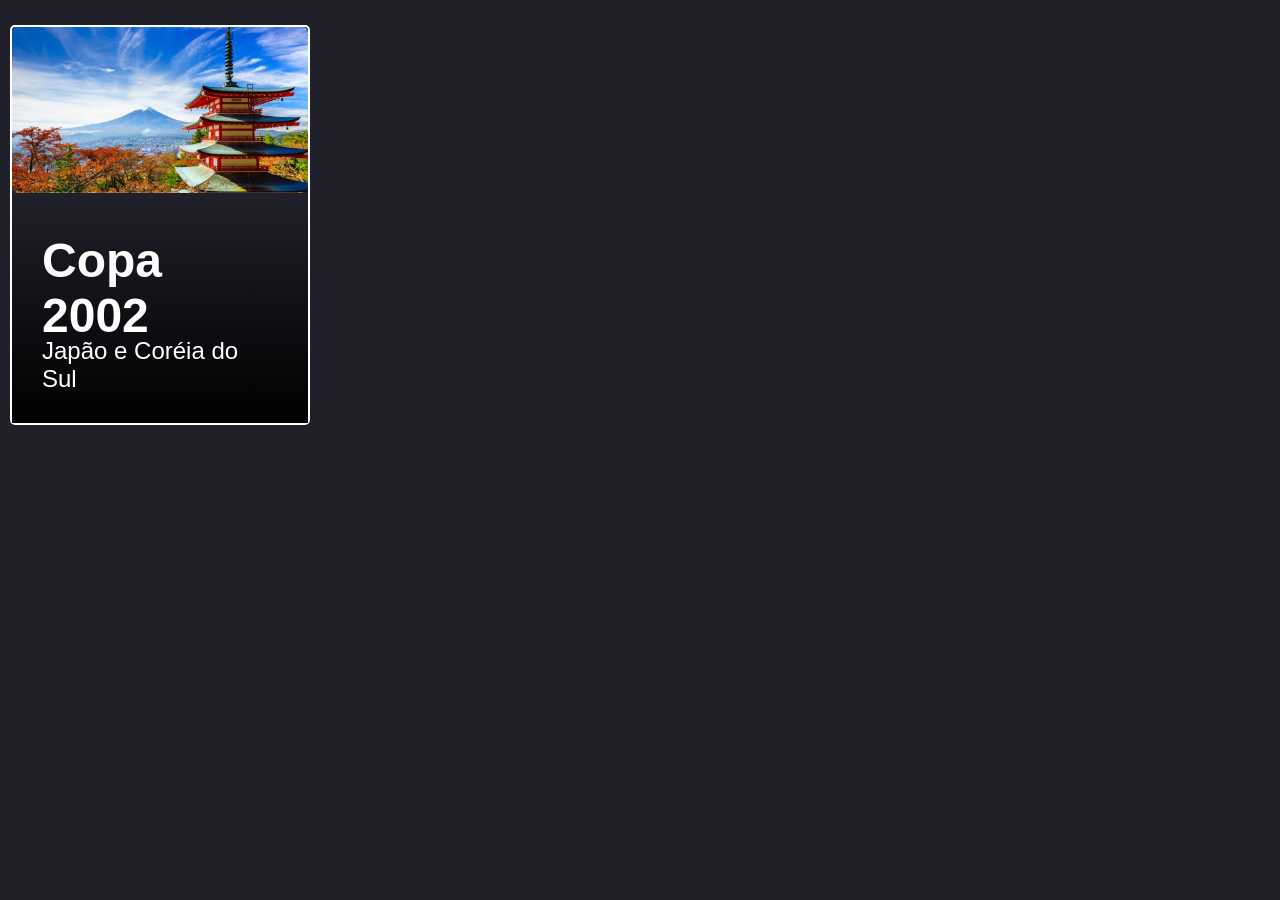
<file: construindo.html>
<!DOCTYPE html>
<html lang="pt-br">
    <head>
        <meta charset="UTF-8">
        <meta http-equiv="X-UA-Compatible" content="IE=edge">
        <meta name="viewport" content="width=device-width, initial-scale=1.0">

        <link rel="stylesheet" href="./css/estilo-slides.css" />
        <title>Miguelão nas Copas</title>
    </head>
    <body>
        <div class="wrapper">
            <div class="slide-wrapper">
                <div class="slide-list">
                    <div class="slide-item">
                        <div class="slide-content">
                            <img class="slide-image" src="./img/slides/2002-japao.png"
                            alt="Imagem - Copa do Japão e Coréia do Sul" />
                            <div class="slide-description">
                                <h3>Copa 2002</h3>
                                <p>Japão e Coréia do Sul</p>
                            </div>
                        </div>
                    </div>
                </div>
            </div>
        </div>
    </body>
</html>
</file>
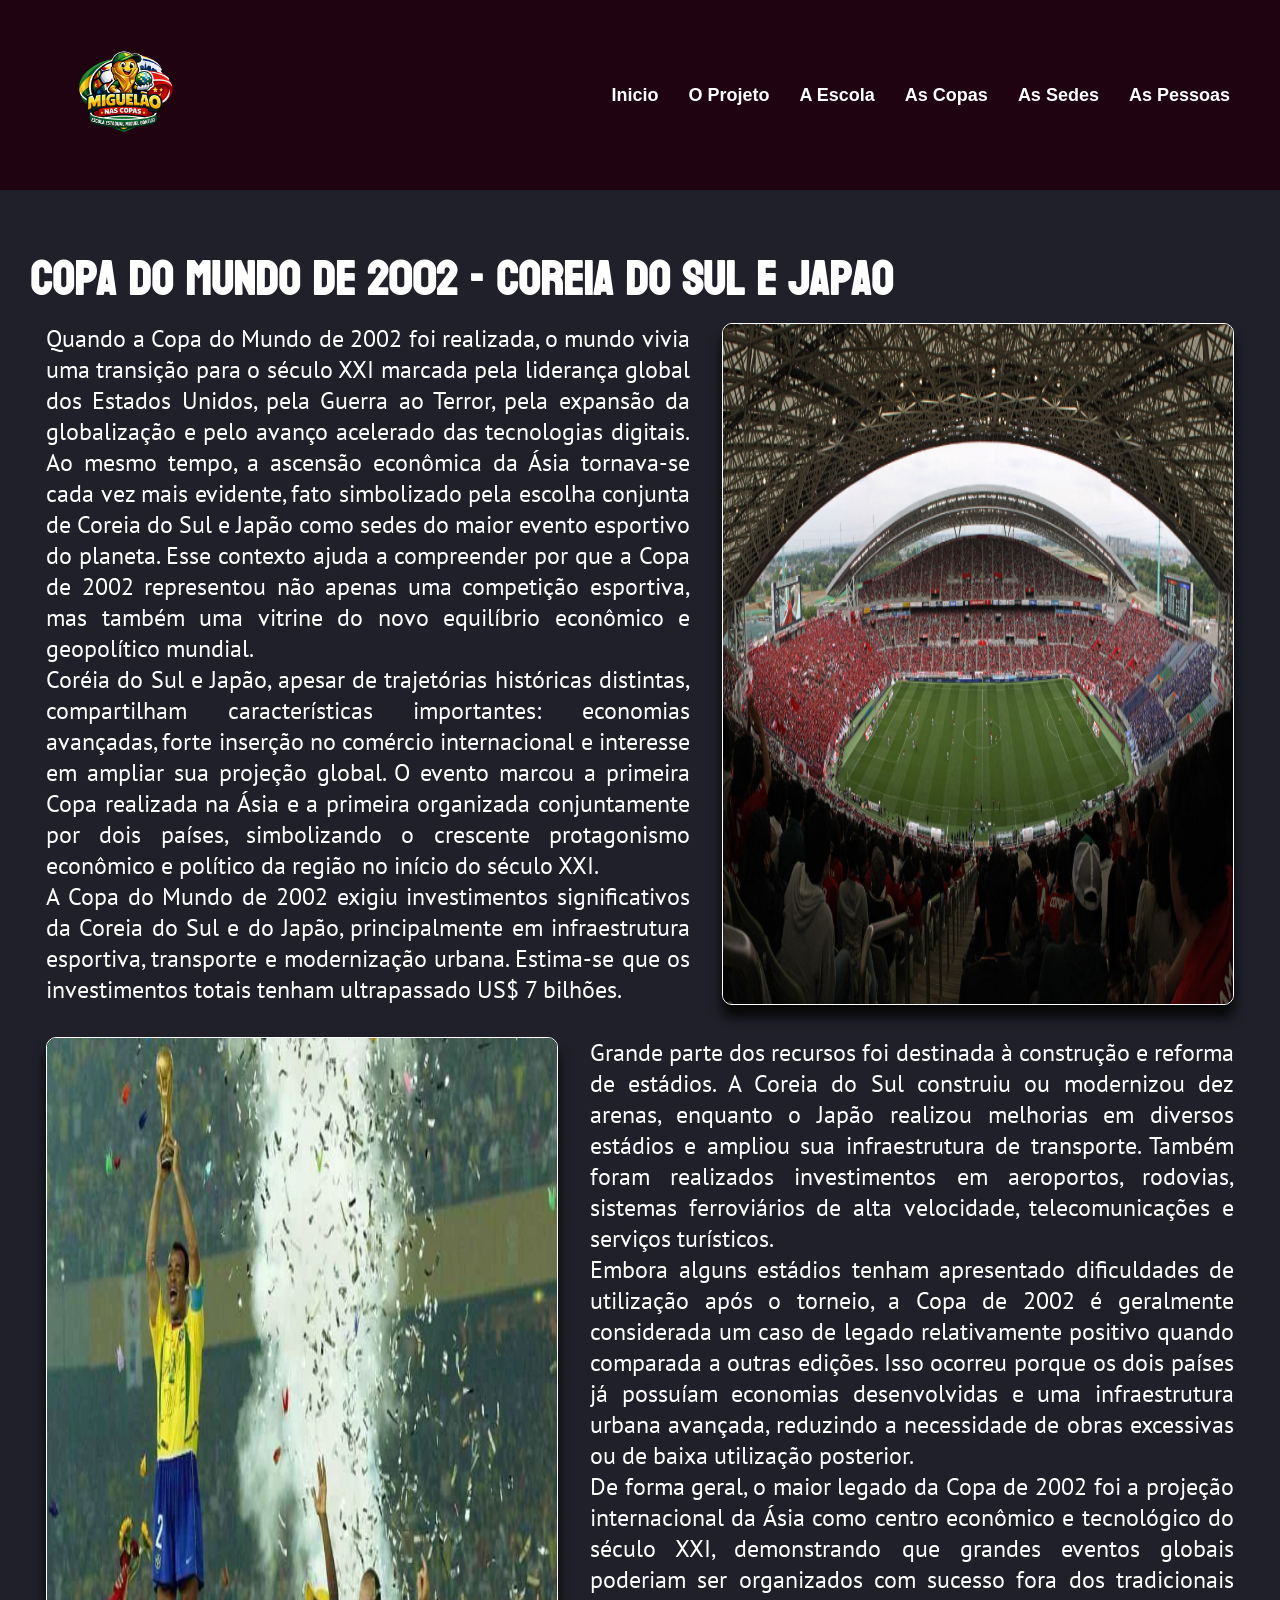
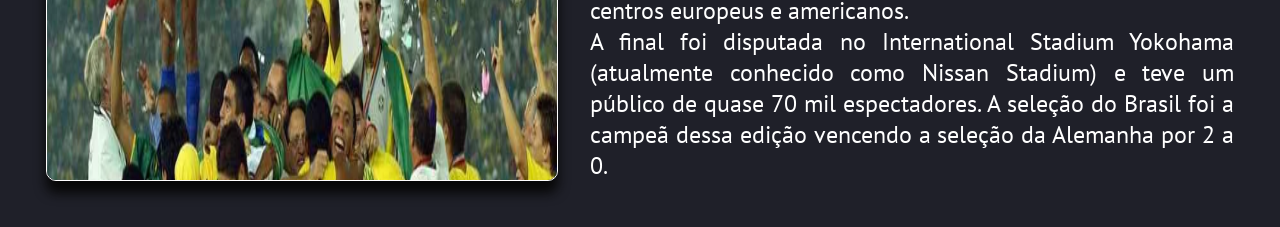
<file: copa2002.html>
<!DOCTYPE html>
<html lang="pt-br">

<head>
    <meta charset="UTF-8">
    <meta http-equiv="X-UA-Compatible" content="IE=edge">
    <meta name="viewport" content="width=device-width, initial-scale=1.0">
    <link rel="stylesheet" href="https://use.fontawesome.com/releases/v5.11.2/css/all.css" />
    <link rel="preconnect" href="https://fonts.googleapis.com">
    <link rel="preconnect" href="https://fonts.gstatic.com" crossorigin>
    <link href="https://fonts.googleapis.com/css2?family=Koulen&family=PT+Sans&display=swap" rel="stylesheet">
    <link rel="stylesheet" href="./assets/css/style-header.css">
    <link rel="stylesheet" href="./assets/css/style.css" />
    <title>Miguelão nas Copas</title>
</head>
<header class="header">
    <div class="header-logo">
        <a href="#"><img src="./assets/imgs/logoMiguelaoNasCopas.png" alt="Logomarca"></a>
    </div>
    <nav class="header-menu">
        <ul class="menu-nav">
            <li><a href="./index.html">Inicio</a></li>
            <li><a href="./projeto.html">O Projeto</a></li>
            <li><a href="./escola.html">A Escola</a></li>
            <li><a href="./linha.html">As Copas</a></li>
            <li><a href="./copas.html">As Sedes</a></li>
            <li><a href="./pessoas.html">As Pessoas</a></li>
        </ul>
    </nav>
</header>

<body>
    <div class="conteudo-copa2002">
        <h3>Copa do Mundo de 2002 - Coreia do Sul e Japao</h3>
        <div class="conteudo-quadro1">
            <p>Quando a Copa do Mundo de 2002 foi realizada, o mundo vivia uma transição para o século XXI marcada pela
                liderança global dos Estados Unidos, pela Guerra ao Terror, pela expansão da globalização e pelo avanço
                acelerado das tecnologias digitais. Ao mesmo tempo, a ascensão econômica da Ásia tornava-se cada vez
                mais evidente, fato simbolizado pela escolha conjunta de Coreia do Sul e Japão como sedes do maior
                evento esportivo do planeta. Esse contexto ajuda a compreender por que a Copa de 2002 representou não
                apenas uma competição esportiva, mas também uma vitrine do novo equilíbrio econômico e geopolítico
                mundial.<br>
                Coréia do Sul e Japão, apesar de trajetórias históricas distintas, compartilham características
                importantes: economias avançadas, forte inserção no comércio internacional e interesse em ampliar sua
                projeção global. O evento marcou a primeira Copa realizada na Ásia e a primeira organizada conjuntamente
                por dois países, simbolizando o crescente protagonismo econômico e político da região no início do
                século XXI. <br>
                A Copa do Mundo de 2002 exigiu investimentos significativos da Coreia do Sul e do Japão, principalmente
                em infraestrutura esportiva, transporte e modernização urbana. Estima-se que os investimentos totais
                tenham ultrapassado US$ 7 bilhões.
            </p>
            <img class="img-estadio" src="./assets/imgs/estadio2002.png" alt="Imagem - estadio 2002" />
        </div>
        <div class="conteudo-quadro2">
            <img class="img-campeao" src="./assets/imgs/campeao2002.png" alt="Imagem - campeão 2002" />
            <p>Grande parte dos recursos foi destinada à construção e reforma de estádios. A Coreia do Sul construiu ou
                modernizou dez arenas, enquanto o Japão realizou melhorias em diversos estádios e ampliou sua
                infraestrutura de transporte. Também foram realizados investimentos em aeroportos, rodovias, sistemas
                ferroviários de alta velocidade, telecomunicações e serviços turísticos.<br>
                Embora alguns estádios tenham apresentado dificuldades de utilização após o torneio, a Copa de 2002 é
                geralmente considerada um caso de legado relativamente positivo quando comparada a outras edições. Isso
                ocorreu porque os dois países já possuíam economias desenvolvidas e uma infraestrutura urbana avançada,
                reduzindo a necessidade de obras excessivas ou de baixa utilização posterior.<br>
                De forma geral, o maior legado da Copa de 2002 foi a projeção internacional da Ásia como centro
                econômico e tecnológico do século XXI, demonstrando que grandes eventos globais poderiam ser organizados
                com sucesso fora dos tradicionais centros europeus e americanos.<br>
                A final foi disputada no International Stadium Yokohama (atualmente conhecido como Nissan Stadium) e
                teve um público de quase 70 mil espectadores. A seleção do Brasil foi a campeã dessa edição vencendo a
                seleção da Alemanha por 2 a 0.
            </p>
        </div>

    </div>
</body>

</html>
</file>
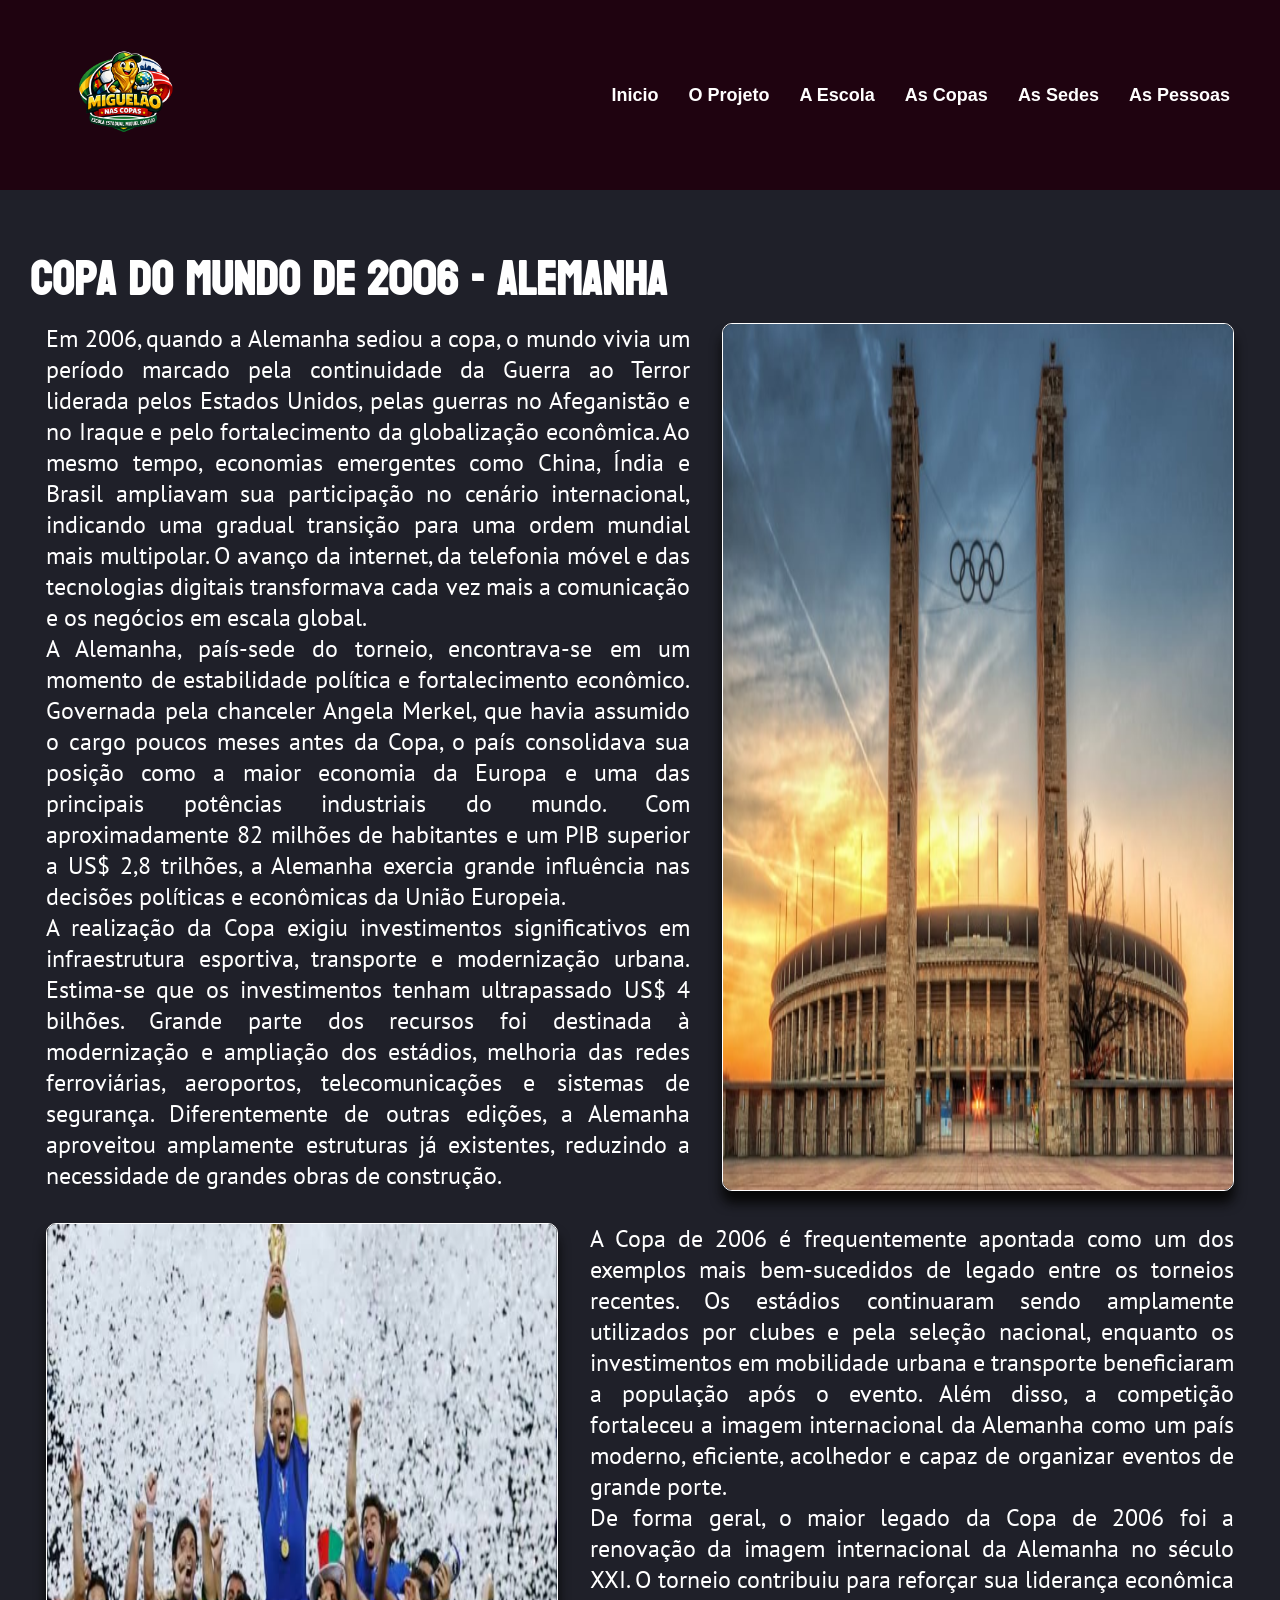
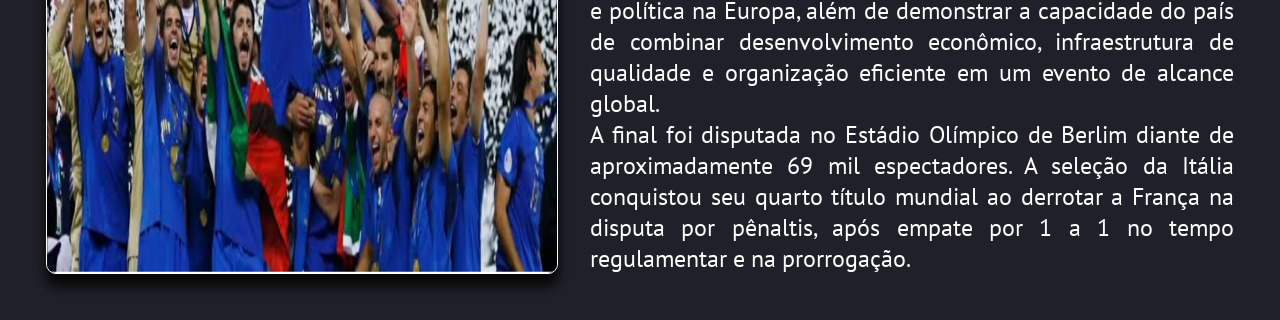
<file: copa2006.html>
<!DOCTYPE html>
<html lang="pt-br">

<head>
    <meta charset="UTF-8">
    <meta http-equiv="X-UA-Compatible" content="IE=edge">
    <meta name="viewport" content="width=device-width, initial-scale=1.0">
    <link rel="stylesheet" href="https://use.fontawesome.com/releases/v5.11.2/css/all.css" />
    <link rel="preconnect" href="https://fonts.googleapis.com">
    <link rel="preconnect" href="https://fonts.gstatic.com" crossorigin>
    <link href="https://fonts.googleapis.com/css2?family=Koulen&family=PT+Sans&display=swap" rel="stylesheet">
    <link rel="stylesheet" href="./assets/css/style-header.css">
    <link rel="stylesheet" href="./assets/css/style.css" />
    <title>Miguelão nas Copas</title>
</head>
<header class="header">
    <div class="header-logo">
        <a href="#"><img src="./assets/imgs/logoMiguelaoNasCopas.png" alt="Logomarca"></a>
    </div>
    <nav class="header-menu">
        <ul class="menu-nav">
            <li><a href="./index.html">Inicio</a></li>
            <li><a href="./projeto.html">O Projeto</a></li>
            <li><a href="./escola.html">A Escola</a></li>
            <li><a href="./linha.html">As Copas</a></li>
            <li><a href="./copas.html">As Sedes</a></li>
            <li><a href="./pessoas.html">As Pessoas</a></li>
        </ul>
    </nav>
</header>

<body>
    <div class="conteudo-copa2006">
        <h3>Copa do Mundo de 2006 - Alemanha</h3>
        <div class="conteudo-quadro1">
            <p>Em 2006, quando a Alemanha sediou a copa, o mundo vivia um período marcado pela continuidade da Guerra ao Terror liderada pelos Estados Unidos, pelas guerras no Afeganistão e no Iraque e pelo fortalecimento da globalização econômica. Ao mesmo tempo, economias emergentes como China, Índia e Brasil ampliavam sua participação no cenário internacional, indicando uma gradual transição para uma ordem mundial mais multipolar. O avanço da internet, da telefonia móvel e das tecnologias digitais transformava cada vez mais a comunicação e os negócios em escala global.<br>
                A Alemanha, país-sede do torneio, encontrava-se em um momento de estabilidade política e fortalecimento econômico. Governada pela chanceler Angela Merkel, que havia assumido o cargo poucos meses antes da Copa, o país consolidava sua posição como a maior economia da Europa e uma das principais potências industriais do mundo. Com aproximadamente 82 milhões de habitantes e um PIB superior a US$ 2,8 trilhões, a Alemanha exercia grande influência nas decisões políticas e econômicas da União Europeia.<br>
                A realização da Copa exigiu investimentos significativos em infraestrutura esportiva, transporte e modernização urbana. Estima-se que os investimentos tenham ultrapassado US$ 4 bilhões. Grande parte dos recursos foi destinada à modernização e ampliação dos estádios, melhoria das redes ferroviárias, aeroportos, telecomunicações e sistemas de segurança. Diferentemente de outras edições, a Alemanha aproveitou amplamente estruturas já existentes, reduzindo a necessidade de grandes obras de construção.<br>
            </p>
            <img class="img-estadio" src="./assets/imgs/estadio2006.png" alt="Imagem - estadio 2006" />
        </div>
        <div class="conteudo-quadro2">
            <img class="img-campeao" src="./assets/imgs/campeao2006.png" alt="Imagem - campeão 2006" />
            <p>A Copa de 2006 é frequentemente apontada como um dos exemplos mais bem-sucedidos de legado entre os torneios recentes. Os estádios continuaram sendo amplamente utilizados por clubes e pela seleção nacional, enquanto os investimentos em mobilidade urbana e transporte beneficiaram a população após o evento. Além disso, a competição fortaleceu a imagem internacional da Alemanha como um país moderno, eficiente, acolhedor e capaz de organizar eventos de grande porte.<br>
                De forma geral, o maior legado da Copa de 2006 foi a renovação da imagem internacional da Alemanha no século XXI. O torneio contribuiu para reforçar sua liderança econômica e política na Europa, além de demonstrar a capacidade do país de combinar desenvolvimento econômico, infraestrutura de qualidade e organização eficiente em um evento de alcance global.<br>
                A final foi disputada no Estádio Olímpico de Berlim diante de aproximadamente 69 mil espectadores. A seleção da Itália conquistou seu quarto título mundial ao derrotar a França na disputa por pênaltis, após empate por 1 a 1 no tempo regulamentar e na prorrogação.<br>
            </p>
        </div>

    </div>
</body>

</html>
</file>
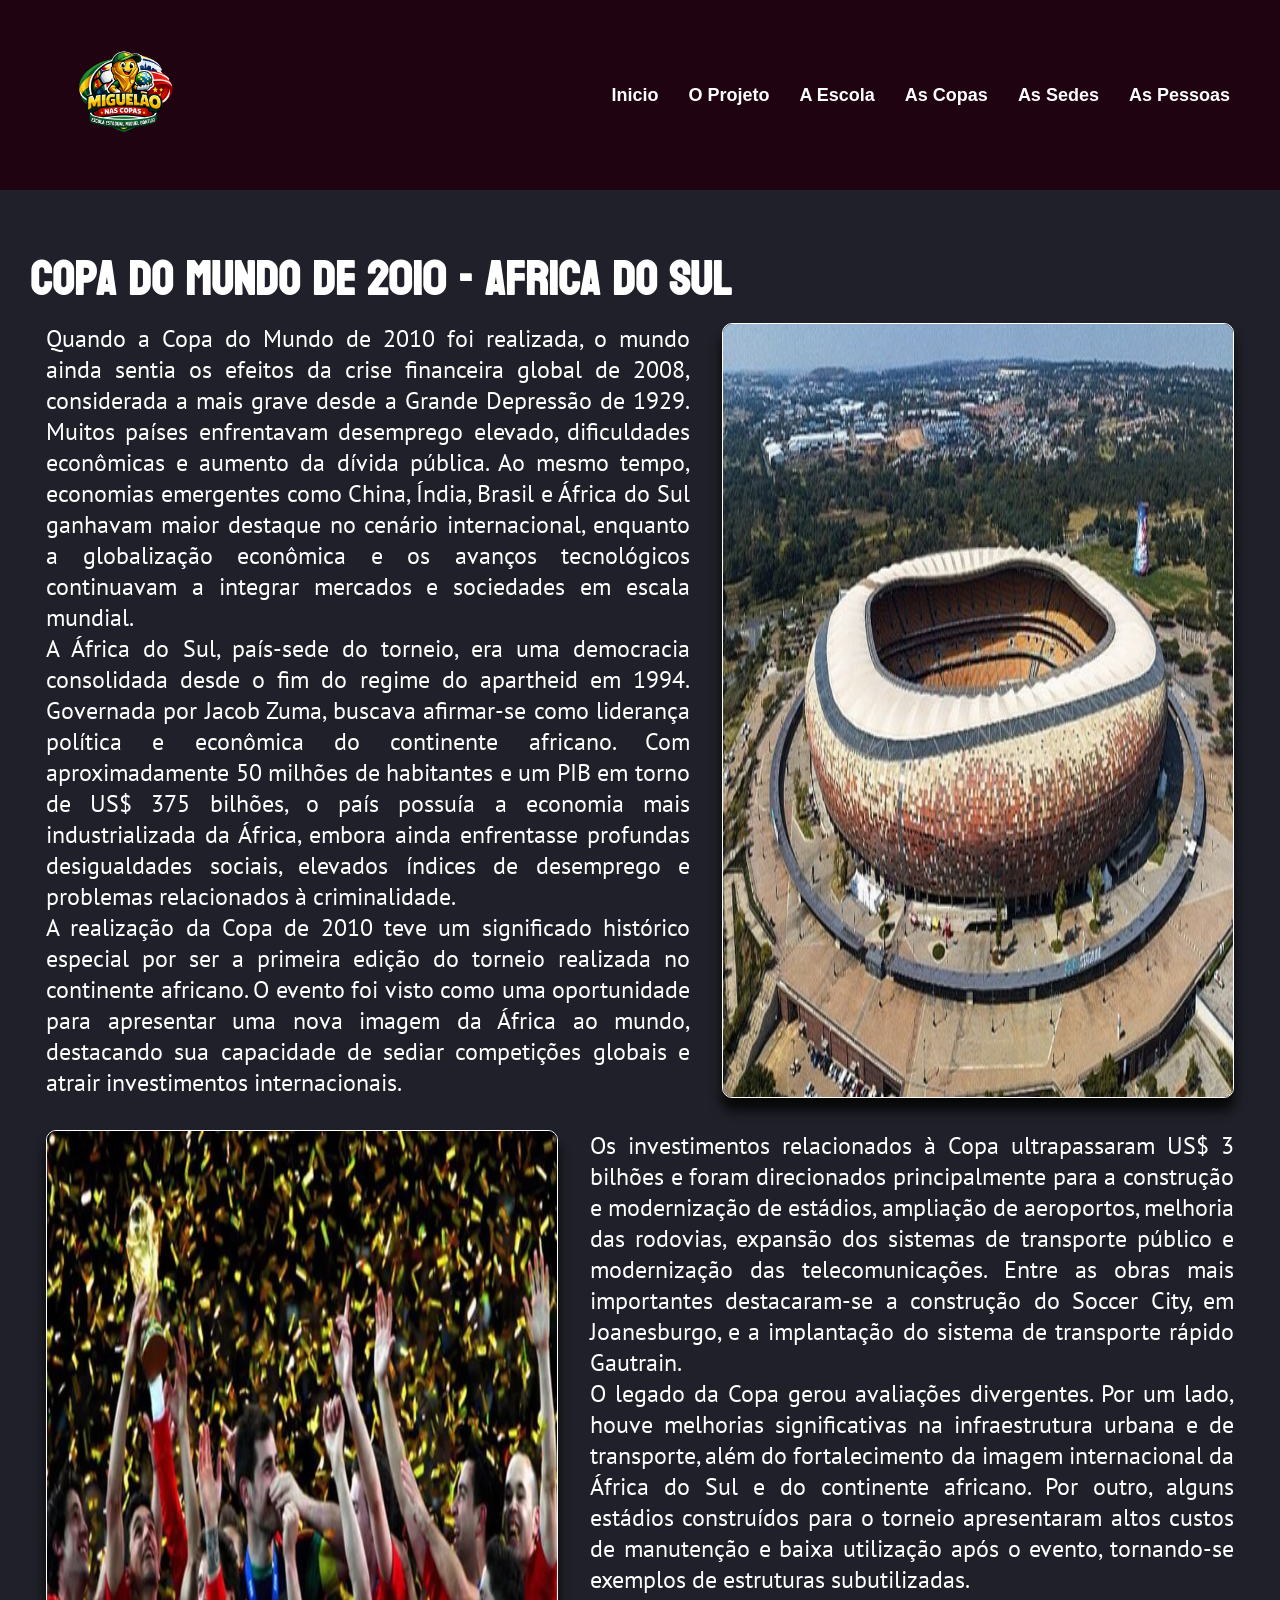
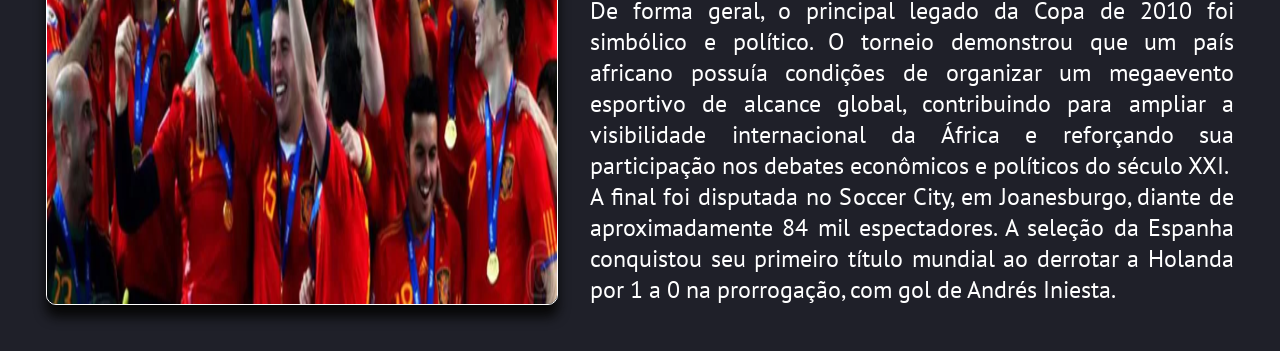
<file: copa2010.html>
<!DOCTYPE html>
<html lang="pt-br">

<head>
    <meta charset="UTF-8">
    <meta http-equiv="X-UA-Compatible" content="IE=edge">
    <meta name="viewport" content="width=device-width, initial-scale=1.0">
    <link rel="stylesheet" href="https://use.fontawesome.com/releases/v5.11.2/css/all.css" />
    <link rel="preconnect" href="https://fonts.googleapis.com">
    <link rel="preconnect" href="https://fonts.gstatic.com" crossorigin>
    <link href="https://fonts.googleapis.com/css2?family=Koulen&family=PT+Sans&display=swap" rel="stylesheet">
    <link rel="stylesheet" href="./assets/css/style-header.css">
    <link rel="stylesheet" href="./assets/css/style.css" />
    <title>Miguelão nas Copas</title>
</head>
<header class="header">
    <div class="header-logo">
        <a href="#"><img src="./assets/imgs/logoMiguelaoNasCopas.png" alt="Logomarca"></a>
    </div>
    <nav class="header-menu">
        <ul class="menu-nav">
            <li><a href="./index.html">Inicio</a></li>
            <li><a href="./projeto.html">O Projeto</a></li>
            <li><a href="./escola.html">A Escola</a></li>
            <li><a href="./linha.html">As Copas</a></li>
            <li><a href="./copas.html">As Sedes</a></li>
            <li><a href="./pessoas.html">As Pessoas</a></li>
        </ul>
    </nav>
</header>

<body>
    <div class="conteudo-copa2010">
        <h3>Copa do Mundo de 2010 - Africa do Sul</h3>
        <div class="conteudo-quadro1">
            <p>Quando a Copa do Mundo de 2010 foi realizada, o mundo ainda sentia os efeitos da crise financeira global de 2008, considerada a mais grave desde a Grande Depressão de 1929. Muitos países enfrentavam desemprego elevado, dificuldades econômicas e aumento da dívida pública. Ao mesmo tempo, economias emergentes como China, Índia, Brasil e África do Sul ganhavam maior destaque no cenário internacional, enquanto a globalização econômica e os avanços tecnológicos continuavam a integrar mercados e sociedades em escala mundial.<br>
                A África do Sul, país-sede do torneio, era uma democracia consolidada desde o fim do regime do apartheid em 1994. Governada por Jacob Zuma, buscava afirmar-se como liderança política e econômica do continente africano. Com aproximadamente 50 milhões de habitantes e um PIB em torno de US$ 375 bilhões, o país possuía a economia mais industrializada da África, embora ainda enfrentasse profundas desigualdades sociais, elevados índices de desemprego e problemas relacionados à criminalidade.<br>
                A realização da Copa de 2010 teve um significado histórico especial por ser a primeira edição do torneio realizada no continente africano. O evento foi visto como uma oportunidade para apresentar uma nova imagem da África ao mundo, destacando sua capacidade de sediar competições globais e atrair investimentos internacionais.<br>
            </p>
            <img class="img-estadio" src="./assets/imgs/estadio2010.png" alt="Imagem - estadio 2010" />
        </div>
        <div class="conteudo-quadro2">
            <img class="img-campeao" src="./assets/imgs/campeao2010.png" alt="Imagem - campeão 2010" />
            <p>Os investimentos relacionados à Copa ultrapassaram US$ 3 bilhões e foram direcionados principalmente para a construção e modernização de estádios, ampliação de aeroportos, melhoria das rodovias, expansão dos sistemas de transporte público e modernização das telecomunicações. Entre as obras mais importantes destacaram-se a construção do Soccer City, em Joanesburgo, e a implantação do sistema de transporte rápido Gautrain.<br>
                O legado da Copa gerou avaliações divergentes. Por um lado, houve melhorias significativas na infraestrutura urbana e de transporte, além do fortalecimento da imagem internacional da África do Sul e do continente africano. Por outro, alguns estádios construídos para o torneio apresentaram altos custos de manutenção e baixa utilização após o evento, tornando-se exemplos de estruturas subutilizadas.<br>
                De forma geral, o principal legado da Copa de 2010 foi simbólico e político. O torneio demonstrou que um país africano possuía condições de organizar um megaevento esportivo de alcance global, contribuindo para ampliar a visibilidade internacional da África e reforçando sua participação nos debates econômicos e políticos do século XXI.<br>
                A final foi disputada no Soccer City, em Joanesburgo, diante de aproximadamente 84 mil espectadores. A seleção da Espanha conquistou seu primeiro título mundial ao derrotar a Holanda por 1 a 0 na prorrogação, com gol de Andrés Iniesta.<br>
            </p>
        </div>

    </div>
</body>

</html>
</file>
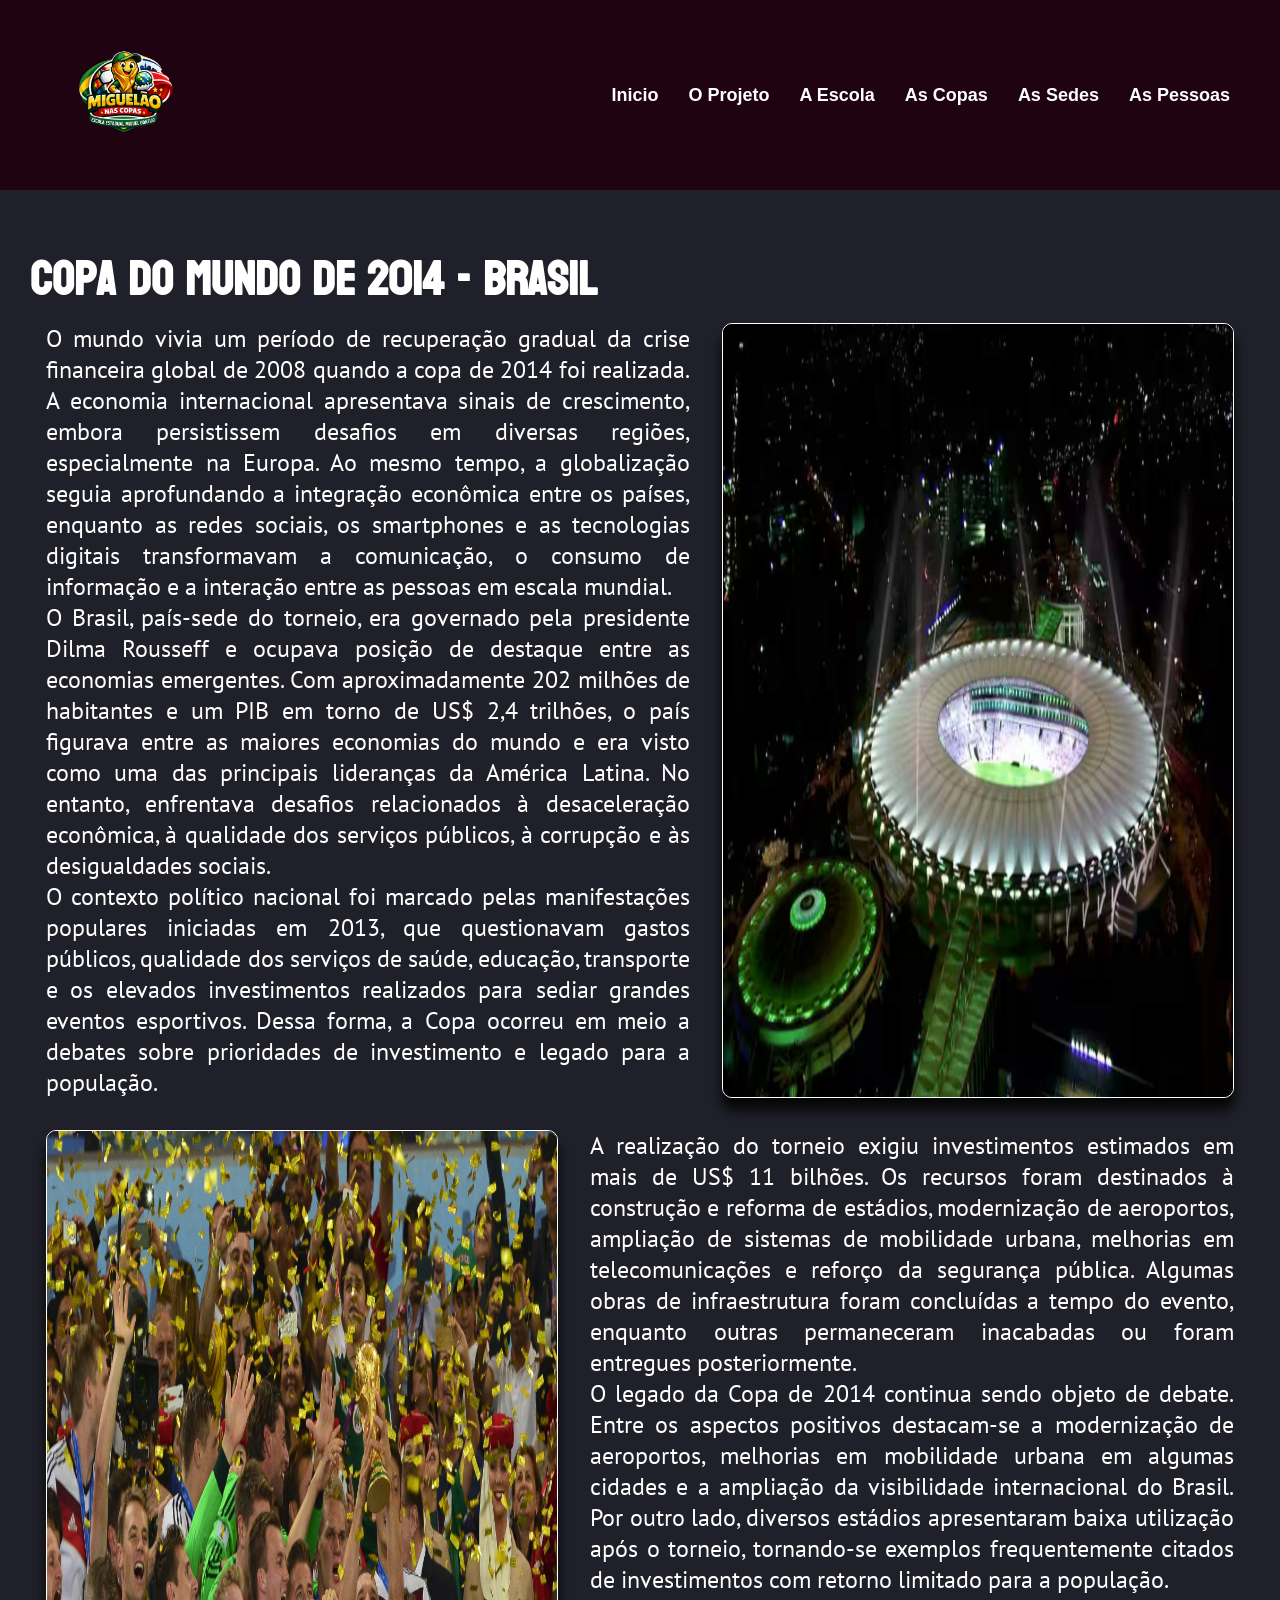
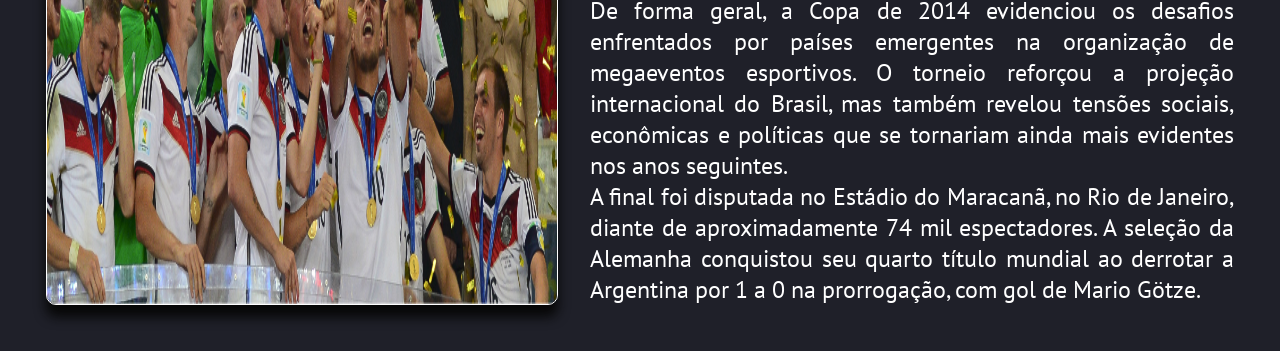
<file: copa2014.html>
<!DOCTYPE html>
<html lang="pt-br">

<head>
    <meta charset="UTF-8">
    <meta http-equiv="X-UA-Compatible" content="IE=edge">
    <meta name="viewport" content="width=device-width, initial-scale=1.0">
    <link rel="stylesheet" href="https://use.fontawesome.com/releases/v5.11.2/css/all.css" />
    <link rel="preconnect" href="https://fonts.googleapis.com">
    <link rel="preconnect" href="https://fonts.gstatic.com" crossorigin>
    <link href="https://fonts.googleapis.com/css2?family=Koulen&family=PT+Sans&display=swap" rel="stylesheet">
    <link rel="stylesheet" href="./assets/css/style-header.css">
    <link rel="stylesheet" href="./assets/css/style.css" />
    <title>Miguelão nas Copas</title>
</head>
<header class="header">
    <div class="header-logo">
        <a href="#"><img src="./assets/imgs/logoMiguelaoNasCopas.png" alt="Logomarca"></a>
    </div>
    <nav class="header-menu">
        <ul class="menu-nav">
            <li><a href="./index.html">Inicio</a></li>
            <li><a href="./projeto.html">O Projeto</a></li>
            <li><a href="./escola.html">A Escola</a></li>
            <li><a href="./linha.html">As Copas</a></li>
            <li><a href="./copas.html">As Sedes</a></li>
            <li><a href="./pessoas.html">As Pessoas</a></li>
        </ul>
    </nav>
</header>

<body>
    <div class="conteudo-copa2014">
        <h3>Copa do Mundo de 2014 - Brasil</h3>
        <div class="conteudo-quadro1">
            <p>O mundo vivia um período de recuperação gradual da crise financeira global de 2008 quando a copa de 2014 foi realizada. A economia internacional apresentava sinais de crescimento, embora persistissem desafios em diversas regiões, especialmente na Europa. Ao mesmo tempo, a globalização seguia aprofundando a integração econômica entre os países, enquanto as redes sociais, os smartphones e as tecnologias digitais transformavam a comunicação, o consumo de informação e a interação entre as pessoas em escala mundial.<br>
                O Brasil, país-sede do torneio, era governado pela presidente Dilma Rousseff e ocupava posição de destaque entre as economias emergentes. Com aproximadamente 202 milhões de habitantes e um PIB em torno de US$ 2,4 trilhões, o país figurava entre as maiores economias do mundo e era visto como uma das principais lideranças da América Latina. No entanto, enfrentava desafios relacionados à desaceleração econômica, à qualidade dos serviços públicos, à corrupção e às desigualdades sociais.<br>
                O contexto político nacional foi marcado pelas manifestações populares iniciadas em 2013, que questionavam gastos públicos, qualidade dos serviços de saúde, educação, transporte e os elevados investimentos realizados para sediar grandes eventos esportivos. Dessa forma, a Copa ocorreu em meio a debates sobre prioridades de investimento e legado para a população.<br>
            </p>
            <img class="img-estadio" src="./assets/imgs/estadio2014.png" alt="Imagem - estadio 2014" />
        </div>
        <div class="conteudo-quadro2">
            <img class="img-campeao" src="./assets/imgs/campeao2014.png" alt="Imagem - campeão 2014" />
            <p>A realização do torneio exigiu investimentos estimados em mais de US$ 11 bilhões. Os recursos foram destinados à construção e reforma de estádios, modernização de aeroportos, ampliação de sistemas de mobilidade urbana, melhorias em telecomunicações e reforço da segurança pública. Algumas obras de infraestrutura foram concluídas a tempo do evento, enquanto outras permaneceram inacabadas ou foram entregues posteriormente.<br>
                O legado da Copa de 2014 continua sendo objeto de debate. Entre os aspectos positivos destacam-se a modernização de aeroportos, melhorias em mobilidade urbana em algumas cidades e a ampliação da visibilidade internacional do Brasil. Por outro lado, diversos estádios apresentaram baixa utilização após o torneio, tornando-se exemplos frequentemente citados de investimentos com retorno limitado para a população.<br>
                De forma geral, a Copa de 2014 evidenciou os desafios enfrentados por países emergentes na organização de megaeventos esportivos. O torneio reforçou a projeção internacional do Brasil, mas também revelou tensões sociais, econômicas e políticas que se tornariam ainda mais evidentes nos anos seguintes.<br>
                A final foi disputada no Estádio do Maracanã, no Rio de Janeiro, diante de aproximadamente 74 mil espectadores. A seleção da Alemanha conquistou seu quarto título mundial ao derrotar a Argentina por 1 a 0 na prorrogação, com gol de Mario Götze.<br>
            </p>
        </div>

    </div>
</body>

</html>
</file>
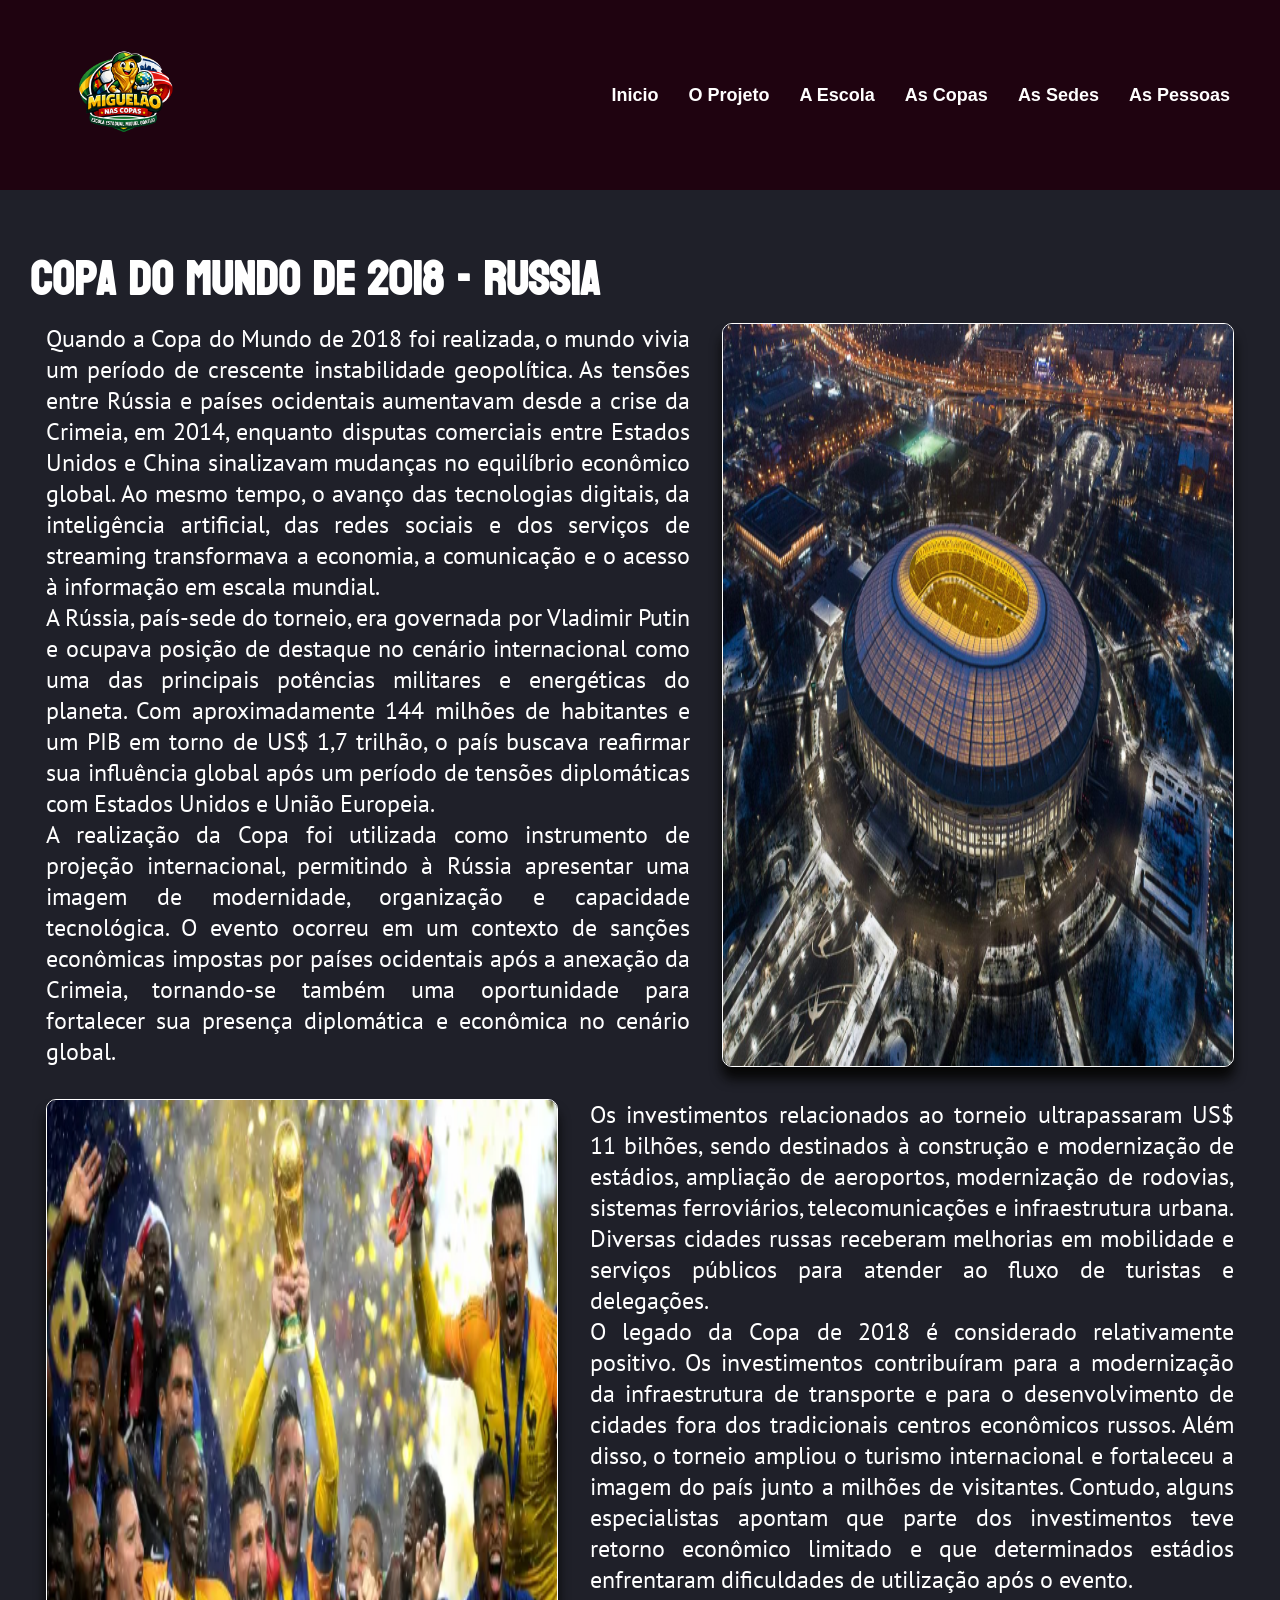
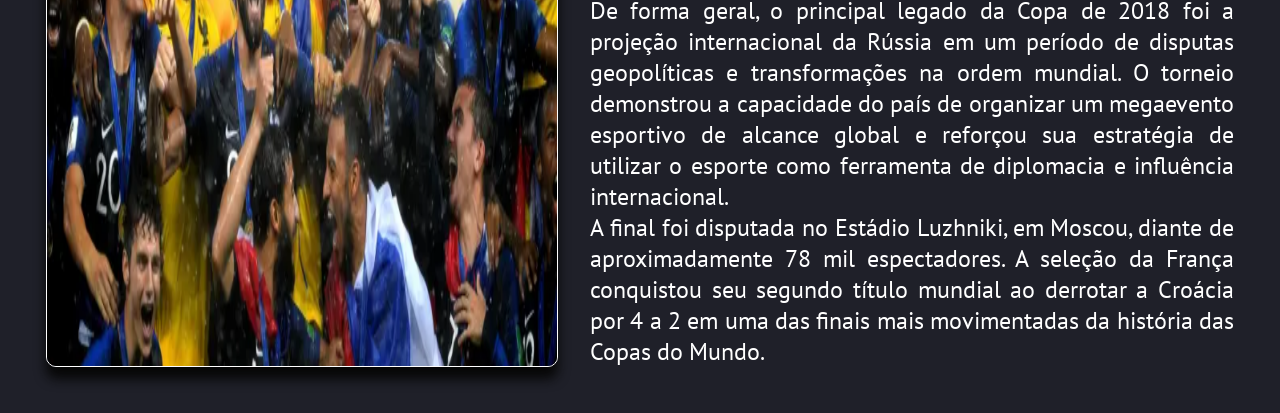
<file: copa2018.html>
<!DOCTYPE html>
<html lang="pt-br">

<head>
    <meta charset="UTF-8">
    <meta http-equiv="X-UA-Compatible" content="IE=edge">
    <meta name="viewport" content="width=device-width, initial-scale=1.0">
    <link rel="stylesheet" href="https://use.fontawesome.com/releases/v5.11.2/css/all.css" />
    <link rel="preconnect" href="https://fonts.googleapis.com">
    <link rel="preconnect" href="https://fonts.gstatic.com" crossorigin>
    <link href="https://fonts.googleapis.com/css2?family=Koulen&family=PT+Sans&display=swap" rel="stylesheet">
    <link rel="stylesheet" href="./assets/css/style-header.css">
    <link rel="stylesheet" href="./assets/css/style.css" />
    <title>Miguelão nas Copas</title>
</head>
<header class="header">
    <div class="header-logo">
        <a href="#"><img src="./assets/imgs/logoMiguelaoNasCopas.png" alt="Logomarca"></a>
    </div>
    <nav class="header-menu">
        <ul class="menu-nav">
            <li><a href="./index.html">Inicio</a></li>
            <li><a href="./projeto.html">O Projeto</a></li>
            <li><a href="./escola.html">A Escola</a></li>
            <li><a href="./linha.html">As Copas</a></li>
            <li><a href="./copas.html">As Sedes</a></li>
            <li><a href="./pessoas.html">As Pessoas</a></li>
        </ul>
    </nav>
</header>

<body>
    <div class="conteudo-copa2018">
        <h3>Copa do Mundo de 2018 - Russia</h3>
        <div class="conteudo-quadro1">
            <p>Quando a Copa do Mundo de 2018 foi realizada, o mundo vivia um período de crescente instabilidade geopolítica. As tensões entre Rússia e países ocidentais aumentavam desde a crise da Crimeia, em 2014, enquanto disputas comerciais entre Estados Unidos e China sinalizavam mudanças no equilíbrio econômico global. Ao mesmo tempo, o avanço das tecnologias digitais, da inteligência artificial, das redes sociais e dos serviços de streaming transformava a economia, a comunicação e o acesso à informação em escala mundial.<br>
                A Rússia, país-sede do torneio, era governada por Vladimir Putin e ocupava posição de destaque no cenário internacional como uma das principais potências militares e energéticas do planeta. Com aproximadamente 144 milhões de habitantes e um PIB em torno de US$ 1,7 trilhão, o país buscava reafirmar sua influência global após um período de tensões diplomáticas com Estados Unidos e União Europeia.<br>
                A realização da Copa foi utilizada como instrumento de projeção internacional, permitindo à Rússia apresentar uma imagem de modernidade, organização e capacidade tecnológica. O evento ocorreu em um contexto de sanções econômicas impostas por países ocidentais após a anexação da Crimeia, tornando-se também uma oportunidade para fortalecer sua presença diplomática e econômica no cenário global.<br>
            </p>
            <img class="img-estadio" src="./assets/imgs/estadio2018.png" alt="Imagem - estadio 2018" />
        </div>
        <div class="conteudo-quadro2">
            <img class="img-campeao" src="./assets/imgs/campeao2018.png" alt="Imagem - campeão 2018" />
            <p>Os investimentos relacionados ao torneio ultrapassaram US$ 11 bilhões, sendo destinados à construção e modernização de estádios, ampliação de aeroportos, modernização de rodovias, sistemas ferroviários, telecomunicações e infraestrutura urbana. Diversas cidades russas receberam melhorias em mobilidade e serviços públicos para atender ao fluxo de turistas e delegações.<br>
                O legado da Copa de 2018 é considerado relativamente positivo. Os investimentos contribuíram para a modernização da infraestrutura de transporte e para o desenvolvimento de cidades fora dos tradicionais centros econômicos russos. Além disso, o torneio ampliou o turismo internacional e fortaleceu a imagem do país junto a milhões de visitantes. Contudo, alguns especialistas apontam que parte dos investimentos teve retorno econômico limitado e que determinados estádios enfrentaram dificuldades de utilização após o evento.<br>
                De forma geral, o principal legado da Copa de 2018 foi a projeção internacional da Rússia em um período de disputas geopolíticas e transformações na ordem mundial. O torneio demonstrou a capacidade do país de organizar um megaevento esportivo de alcance global e reforçou sua estratégia de utilizar o esporte como ferramenta de diplomacia e influência internacional.<br>
                A final foi disputada no Estádio Luzhniki, em Moscou, diante de aproximadamente 78 mil espectadores. A seleção da França conquistou seu segundo título mundial ao derrotar a Croácia por 4 a 2 em uma das finais mais movimentadas da história das Copas do Mundo.<br>
            </p>
        </div>

    </div>
</body>

</html>
</file>
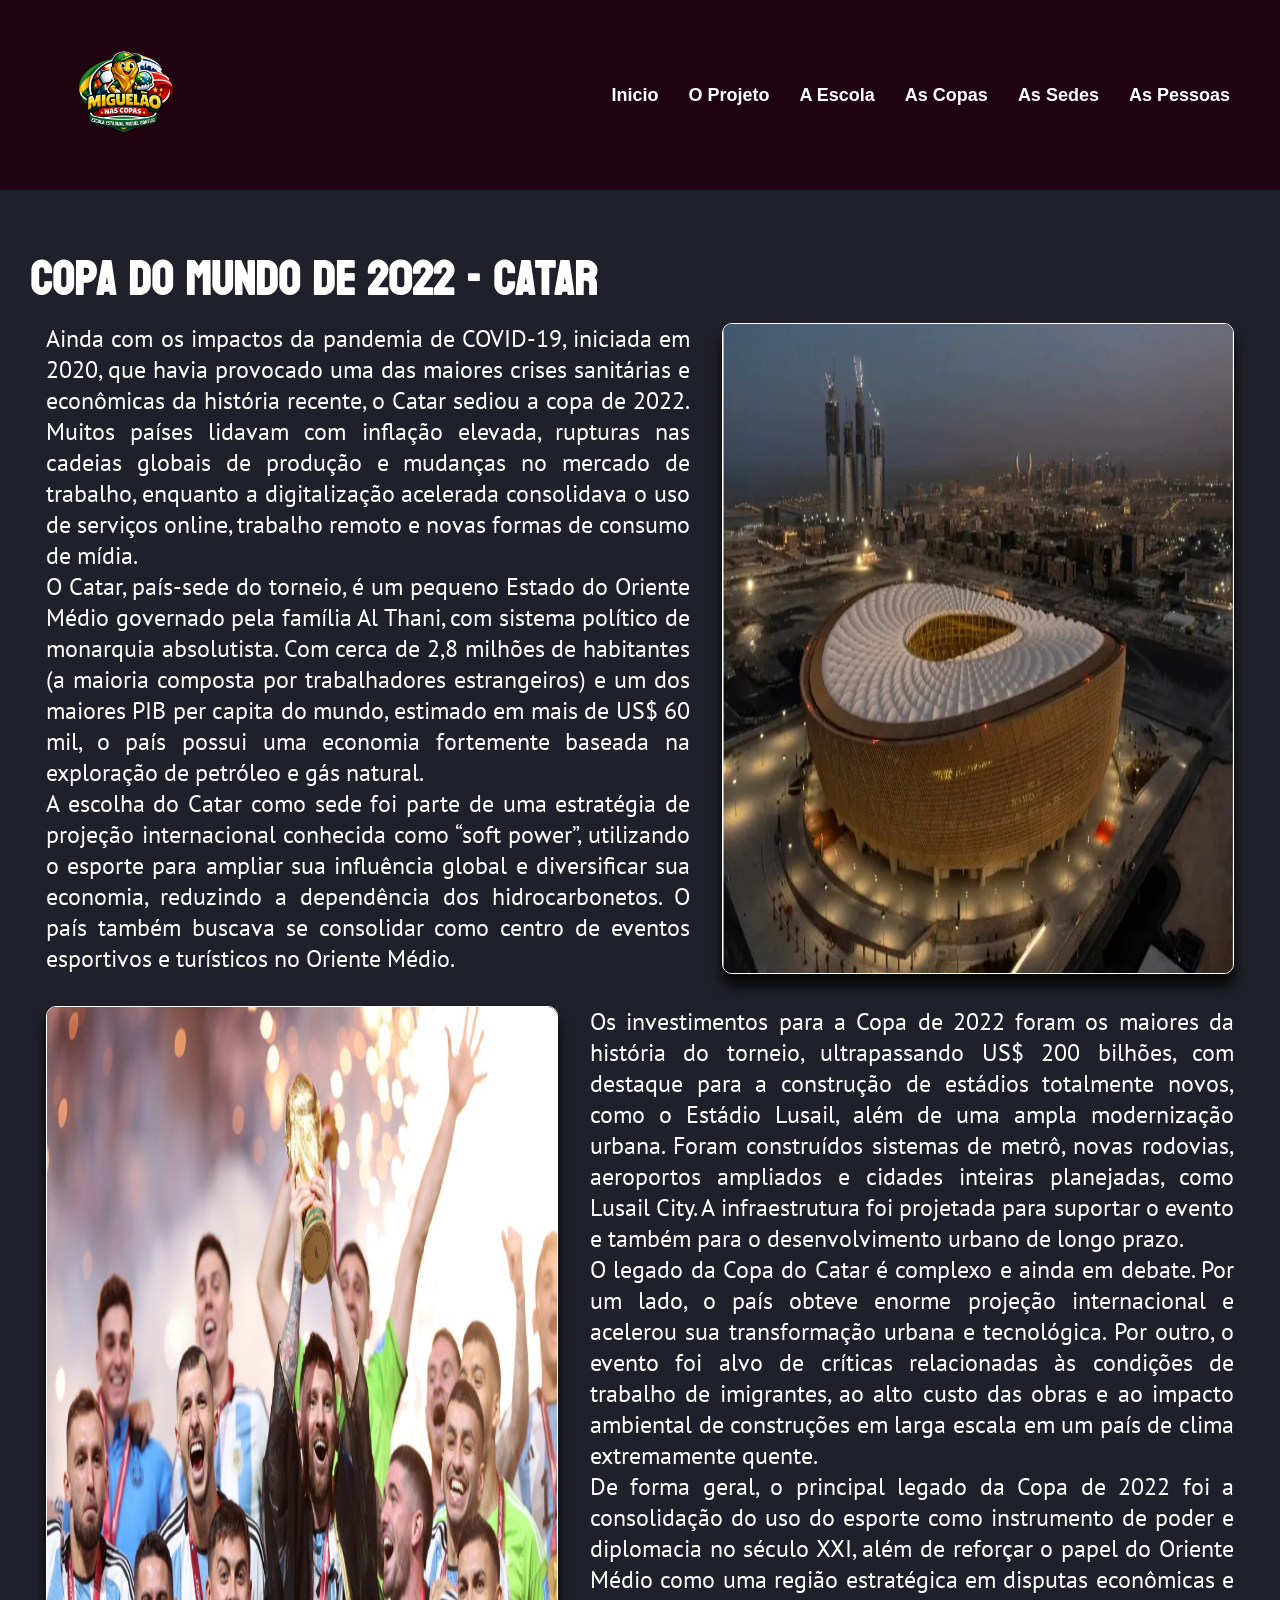
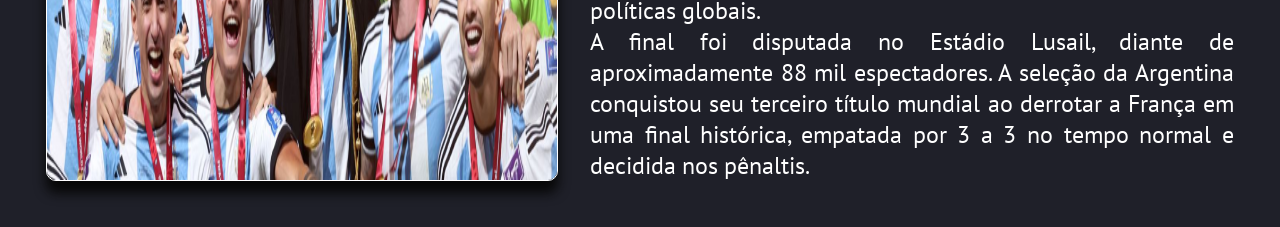
<file: copa2022.html>
<!DOCTYPE html>
<html lang="pt-br">

<head>
    <meta charset="UTF-8">
    <meta http-equiv="X-UA-Compatible" content="IE=edge">
    <meta name="viewport" content="width=device-width, initial-scale=1.0">
    <link rel="stylesheet" href="https://use.fontawesome.com/releases/v5.11.2/css/all.css" />
    <link rel="preconnect" href="https://fonts.googleapis.com">
    <link rel="preconnect" href="https://fonts.gstatic.com" crossorigin>
    <link href="https://fonts.googleapis.com/css2?family=Koulen&family=PT+Sans&display=swap" rel="stylesheet">
    <link rel="stylesheet" href="./assets/css/style-header.css">
    <link rel="stylesheet" href="./assets/css/style.css" />
    <title>Miguelão nas Copas</title>
</head>
<header class="header">
    <div class="header-logo">
        <a href="#"><img src="./assets/imgs/logoMiguelaoNasCopas.png" alt="Logomarca"></a>
    </div>
    <nav class="header-menu">
        <ul class="menu-nav">
            <li><a href="./index.html">Inicio</a></li>
            <li><a href="./projeto.html">O Projeto</a></li>
            <li><a href="./escola.html">A Escola</a></li>
            <li><a href="./linha.html">As Copas</a></li>
            <li><a href="./copas.html">As Sedes</a></li>
            <li><a href="./pessoas.html">As Pessoas</a></li>
        </ul>
    </nav>
</header>

<body>
    <div class="conteudo-copa2022">
        <h3>Copa do Mundo de 2022 - Catar</h3>
        <div class="conteudo-quadro1">
            <p>Ainda com os impactos da pandemia de COVID-19, iniciada em 2020, que havia provocado uma das maiores crises sanitárias e econômicas da história recente, o Catar sediou a copa de 2022. Muitos países lidavam com inflação elevada, rupturas nas cadeias globais de produção e mudanças no mercado de trabalho, enquanto a digitalização acelerada consolidava o uso de serviços online, trabalho remoto e novas formas de consumo de mídia.<br>
                O Catar, país-sede do torneio, é um pequeno Estado do Oriente Médio governado pela família Al Thani, com sistema político de monarquia absolutista. Com cerca de 2,8 milhões de habitantes (a maioria composta por trabalhadores estrangeiros) e um dos maiores PIB per capita do mundo, estimado em mais de US$ 60 mil, o país possui uma economia fortemente baseada na exploração de petróleo e gás natural.<br>
                A escolha do Catar como sede foi parte de uma estratégia de projeção internacional conhecida como “soft power”, utilizando o esporte para ampliar sua influência global e diversificar sua economia, reduzindo a dependência dos hidrocarbonetos. O país também buscava se consolidar como centro de eventos esportivos e turísticos no Oriente Médio.<br>
            </p>
            <img class="img-estadio" src="./assets/imgs/estadio2022.png" alt="Imagem - estadio 2022" />
        </div>
        <div class="conteudo-quadro2">
            <img class="img-campeao" src="./assets/imgs/campeao2022.png" alt="Imagem - campeão 2022" />
            <p>Os investimentos para a Copa de 2022 foram os maiores da história do torneio, ultrapassando US$ 200 bilhões, com destaque para a construção de estádios totalmente novos, como o Estádio Lusail, além de uma ampla modernização urbana. Foram construídos sistemas de metrô, novas rodovias, aeroportos ampliados e cidades inteiras planejadas, como Lusail City. A infraestrutura foi projetada para suportar o evento e também para o desenvolvimento urbano de longo prazo.<br>
                O legado da Copa do Catar é complexo e ainda em debate. Por um lado, o país obteve enorme projeção internacional e acelerou sua transformação urbana e tecnológica. Por outro, o evento foi alvo de críticas relacionadas às condições de trabalho de imigrantes, ao alto custo das obras e ao impacto ambiental de construções em larga escala em um país de clima extremamente quente.<br>
                De forma geral, o principal legado da Copa de 2022 foi a consolidação do uso do esporte como instrumento de poder e diplomacia no século XXI, além de reforçar o papel do Oriente Médio como uma região estratégica em disputas econômicas e políticas globais.<br>
                A final foi disputada no Estádio Lusail, diante de aproximadamente 88 mil espectadores. A seleção da Argentina conquistou seu terceiro título mundial ao derrotar a França em uma final histórica, empatada por 3 a 3 no tempo normal e decidida nos pênaltis.<br>
            </p>
        </div>

    </div>
</body>

</html>
</file>
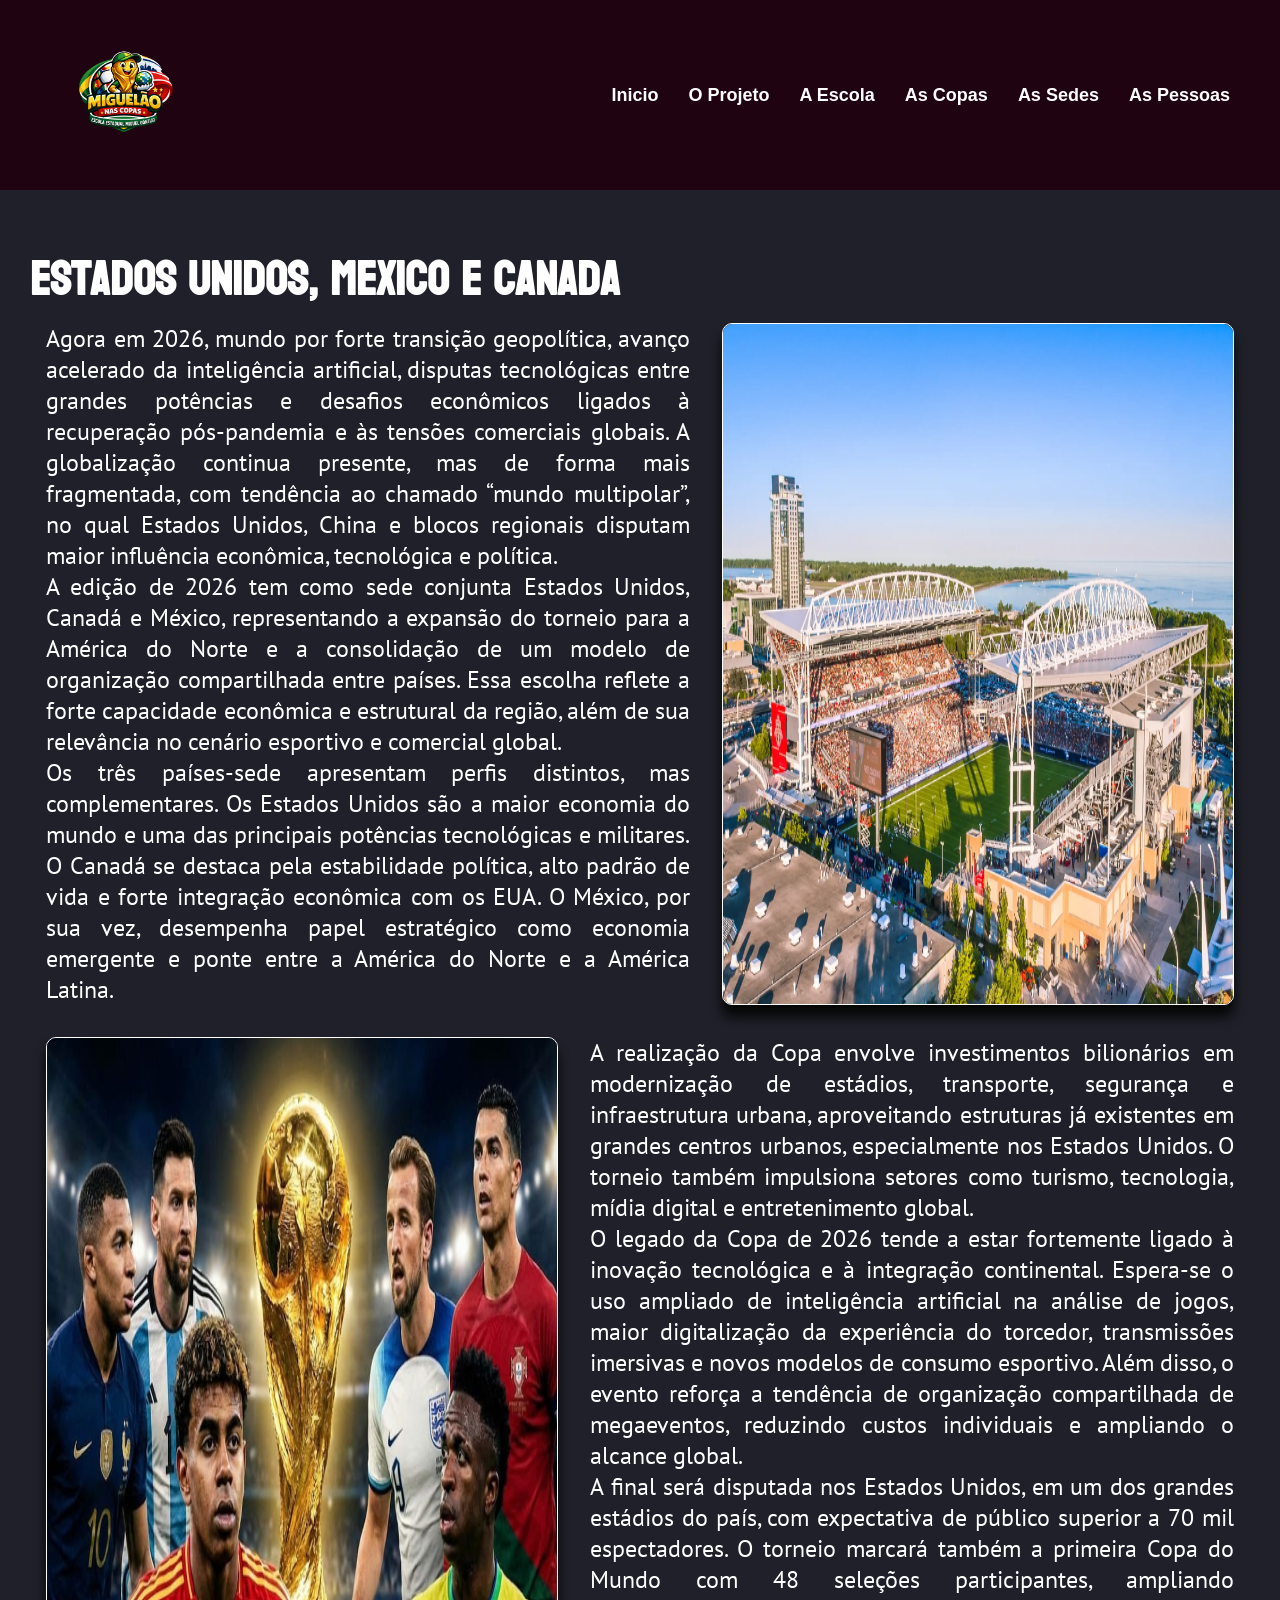
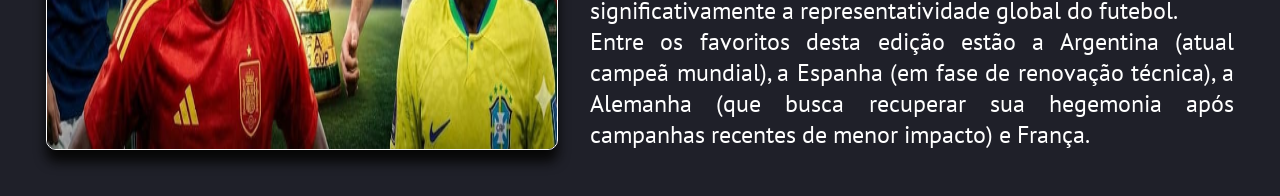
<file: copa2026.html>
<!DOCTYPE html>
<html lang="pt-br">

<head>
    <meta charset="UTF-8">
    <meta http-equiv="X-UA-Compatible" content="IE=edge">
    <meta name="viewport" content="width=device-width, initial-scale=1.0">
    <link rel="stylesheet" href="https://use.fontawesome.com/releases/v5.11.2/css/all.css" />
    <link rel="preconnect" href="https://fonts.googleapis.com">
    <link rel="preconnect" href="https://fonts.gstatic.com" crossorigin>
    <link href="https://fonts.googleapis.com/css2?family=Koulen&family=PT+Sans&display=swap" rel="stylesheet">
    <link rel="stylesheet" href="./assets/css/style-header.css">
    <link rel="stylesheet" href="./assets/css/style.css" />
    <title>Miguelão nas Copas</title>
</head>
<header class="header">
    <div class="header-logo">
        <a href="#"><img src="./assets/imgs/logoMiguelaoNasCopas.png" alt="Logomarca"></a>
    </div>
    <nav class="header-menu">
        <ul class="menu-nav">
            <li><a href="./index.html">Inicio</a></li>
            <li><a href="./projeto.html">O Projeto</a></li>
            <li><a href="./escola.html">A Escola</a></li>
            <li><a href="./linha.html">As Copas</a></li>
            <li><a href="./copas.html">As Sedes</a></li>
            <li><a href="./pessoas.html">As Pessoas</a></li>
        </ul>
    </nav>
</header>

<body>
    <div class="conteudo-copa2026">
        <h3>Estados Unidos, Mexico e Canada</h3>
        <div class="conteudo-quadro1">
            <p>Agora em 2026, mundo por forte transição geopolítica, avanço acelerado da inteligência artificial, disputas tecnológicas entre grandes potências e desafios econômicos ligados à recuperação pós-pandemia e às tensões comerciais globais. A globalização continua presente, mas de forma mais fragmentada, com tendência ao chamado “mundo multipolar”, no qual Estados Unidos, China e blocos regionais disputam maior influência econômica, tecnológica e política.<br>
                A edição de 2026 tem como sede conjunta Estados Unidos, Canadá e México, representando a expansão do torneio para a América do Norte e a consolidação de um modelo de organização compartilhada entre países. Essa escolha reflete a forte capacidade econômica e estrutural da região, além de sua relevância no cenário esportivo e comercial global.<br>
                Os três países-sede apresentam perfis distintos, mas complementares. Os Estados Unidos são a maior economia do mundo e uma das principais potências tecnológicas e militares. O Canadá se destaca pela estabilidade política, alto padrão de vida e forte integração econômica com os EUA. O México, por sua vez, desempenha papel estratégico como economia emergente e ponte entre a América do Norte e a América Latina.<br>
            </p>
            <img class="img-estadio" src="./assets/imgs/estadio2026.png" alt="Imagem - estadio 2026" />
        </div>
        <div class="conteudo-quadro2">
            <img class="img-campeao" src="./assets/imgs/campeao2026.png" alt="Imagem - campeão 2026" />
            <p>A realização da Copa envolve investimentos bilionários em modernização de estádios, transporte, segurança e infraestrutura urbana, aproveitando estruturas já existentes em grandes centros urbanos, especialmente nos Estados Unidos. O torneio também impulsiona setores como turismo, tecnologia, mídia digital e entretenimento global.<br>
                O legado da Copa de 2026 tende a estar fortemente ligado à inovação tecnológica e à integração continental. Espera-se o uso ampliado de inteligência artificial na análise de jogos, maior digitalização da experiência do torcedor, transmissões imersivas e novos modelos de consumo esportivo. Além disso, o evento reforça a tendência de organização compartilhada de megaeventos, reduzindo custos individuais e ampliando o alcance global.<br>
                A final será disputada nos Estados Unidos, em um dos grandes estádios do país, com expectativa de público superior a 70 mil espectadores. O torneio marcará também a primeira Copa do Mundo com 48 seleções participantes, ampliando significativamente a representatividade global do futebol.<br>
                Entre os favoritos desta edição estão a Argentina (atual campeã mundial), a Espanha (em fase de renovação técnica), a Alemanha (que busca recuperar sua hegemonia após campanhas recentes de menor impacto) e França.
            </p>
        </div>

    </div>
</body>

</html>
</file>
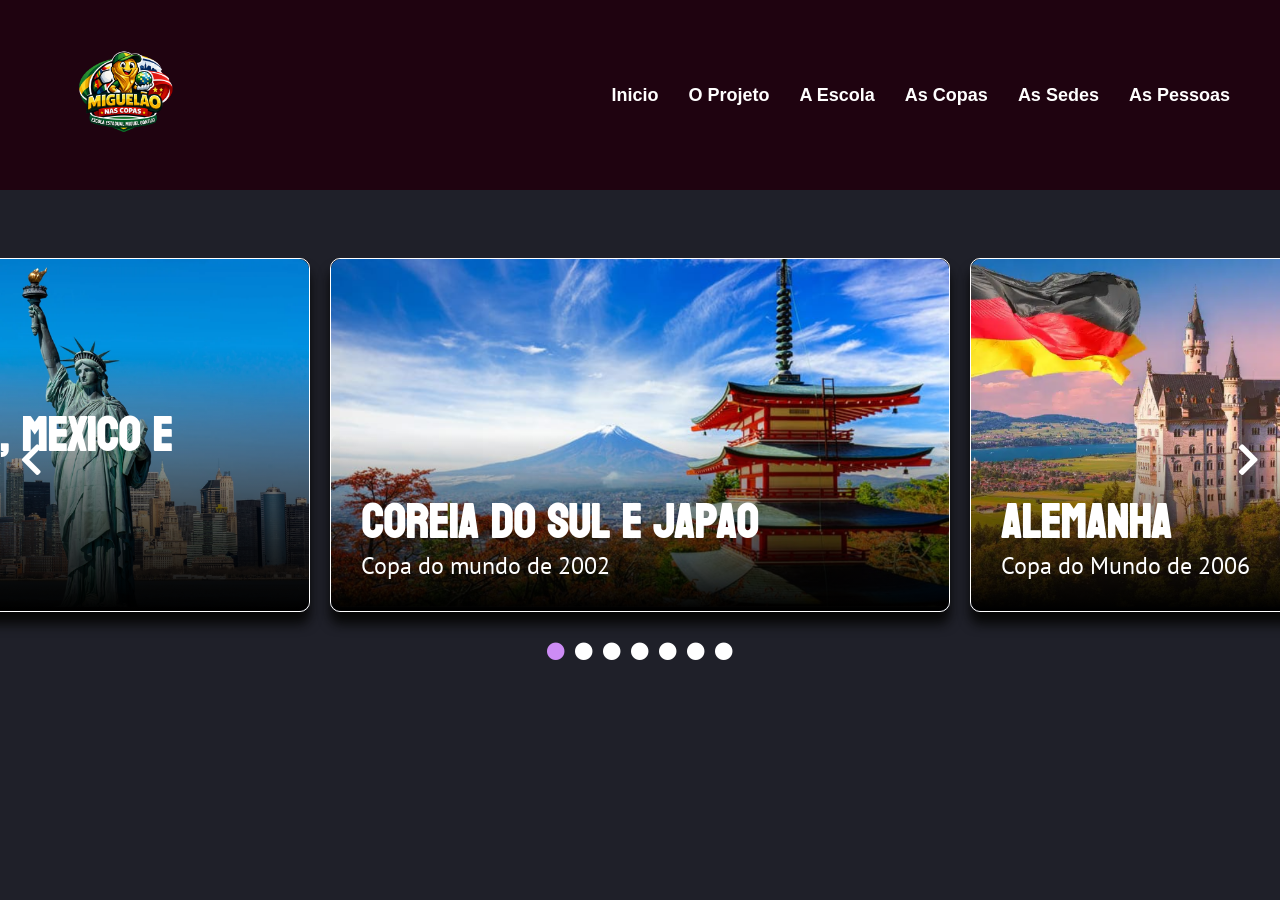
<file: copas.html>
<!DOCTYPE html>
<html lang="pt-br">

<head>
    <meta charset="UTF-8">
    <meta http-equiv="X-UA-Compatible" content="IE=edge">
    <meta name="viewport" content="width=device-width, initial-scale=1.0">
    <link rel="stylesheet" href="https://use.fontawesome.com/releases/v5.11.2/css/all.css" />
    <link rel="preconnect" href="https://fonts.googleapis.com">
    <link rel="preconnect" href="https://fonts.gstatic.com" crossorigin>
    <link href="https://fonts.googleapis.com/css2?family=Koulen&family=PT+Sans&display=swap" rel="stylesheet">
    <link rel="stylesheet" href="./assets/css/style-header.css">
    <link rel="stylesheet" href="./assets/css/style-copas.css" />
    <title>Miguelão nas Copas</title>
</head>
<header class="header">
    <div class="header-logo">
        <a href="#"><img src="./assets/imgs/logoMiguelaoNasCopas.png" alt="Logomarca"></a>
    </div>
    <nav class="header-menu">
        <ul class="menu-nav">
            <li><a href="./index.html">Inicio</a></li>
            <li><a href="./projeto.html">O Projeto</a></li>
            <li><a href="./escola.html">A Escola</a></li>
            <li><a href="./linha.html">As Copas</a></li>
            <li><a href="./copas.html">As Sedes</a></li>
            <li><a href="./pessoas.html">As Pessoas</a></li>

        </ul>
    </nav>
</header>

<body>
    <div class="wrapper">
        <div class="slide-wrapper" data-slide="wrapper">
            <button class="slide-nav-button slide-nav-previous fas fa-chevron-left"
                data-slide="nav-previous-button"></button>
            <button class="slide-nav-button slide-nav-next fas fa-chevron-right" data-slide="nav-next-button"></button>
            <div class="slide-list" data-slide="list">
                <div class="slide-item" data-slide="item" data-index="0">
                    <div class="slide-content">
                        <img class="slide-image" src="./assets/imgs/2002-japao.png" alt="Imagem - país sede 2002" />
                        <div class="slide-description">
                            <h3>Coreia do Sul e Japao</h3>
                            <p>Copa do mundo de 2002</p>
                        </div>
                    </div>
                </div>
                <div class="slide-item" data-slide="item" data-index="1">
                    <div class="slide-content">
                        <img class="slide-image" src="./assets/imgs/2006-alemanha.png" alt="Imagem - país sede 2006" />
                        <div class="slide-description">
                            <h3>Alemanha</h3>
                            <p>Copa do Mundo de 2006</p>
                        </div>
                    </div>
                </div>
                <div class="slide-item" data-slide="item" data-index="2">
                    <div class="slide-content">
                        <img class="slide-image" src="./assets/imgs/2010-africa.png" alt="Imagem - país sede 2010" />
                        <div class="slide-description">
                            <h3>Africa do Sul</h3>
                            <p>Copa do mundo de 2010</p>
                        </div>
                    </div>
                </div>
                <div class="slide-item" data-slide="item" data-index="3">
                    <div class="slide-content">
                        <img class="slide-image" src="./assets/imgs/2014-brasil.png" alt="Imagem - país sede 2014" />
                        <div class="slide-description">
                            <h3>Brasil</h3>
                            <p>Copa do mundo de 2014</p>
                        </div>
                    </div>
                </div>
                <div class="slide-item" data-slide="item" data-index="4">
                    <div class="slide-content">
                        <img class="slide-image" src="./assets/imgs/2018-russia.png" alt="Imagem - país sede 2018" />
                        <div class="slide-description">
                            <h3>Russia</h3>
                            <p>Copa do mundo de 2018</p>
                        </div>
                    </div>
                </div>
                <div class="slide-item" data-slide="item" data-index="5">
                    <div class="slide-content">
                        <img class="slide-image" src="./assets/imgs/2022-catar.png" alt="Imagem - país sede 2022" />
                        <div class="slide-description">
                            <h3>Catar</h3>
                            <p>Copa do mundo de 2022</p>
                        </div>
                    </div>
                </div>
                <div class="slide-item" data-slide="item" data-index="6">
                    <div class="slide-content">
                        <img class="slide-image" src="./assets/imgs/2026-eua.png" alt="Imagem - país sede 2026" />
                        <div class="slide-description">
                            <h3>Estados Unidos, Mexico e Canada</h3>
                            <p>Copa do mundo de 2026</p>
                        </div>
                    </div>
                </div>
            </div>
            <div class="slide-controls" data-slide="controls-wrapper">
            </div>
        </div>
    </div>
    <script src="./assets/js/slides.js"></script>
    <script>
        initSlider({
            autoPlay: true,
            startAtIndex: 0,
            timeInterval: 2000
        })
    </script>
    <script>
        const paginasCopa = {
            0: 'copa2002.html',
            1: 'copa2006.html',
            2: 'copa2010.html',
            3: 'copa2014.html',
            4: 'copa2018.html',
            5: 'copa2022.html',
            6: 'copa2026.html'
        };

        document.querySelectorAll('.slide-item').forEach(slide => {
            slide.addEventListener('click', function () {
                const indice = this.dataset.index;

                if (paginasCopa[indice]) {
                    window.location.href = paginasCopa[indice];
                }
            });
        });
    </script>
</body>

</html>
</file>
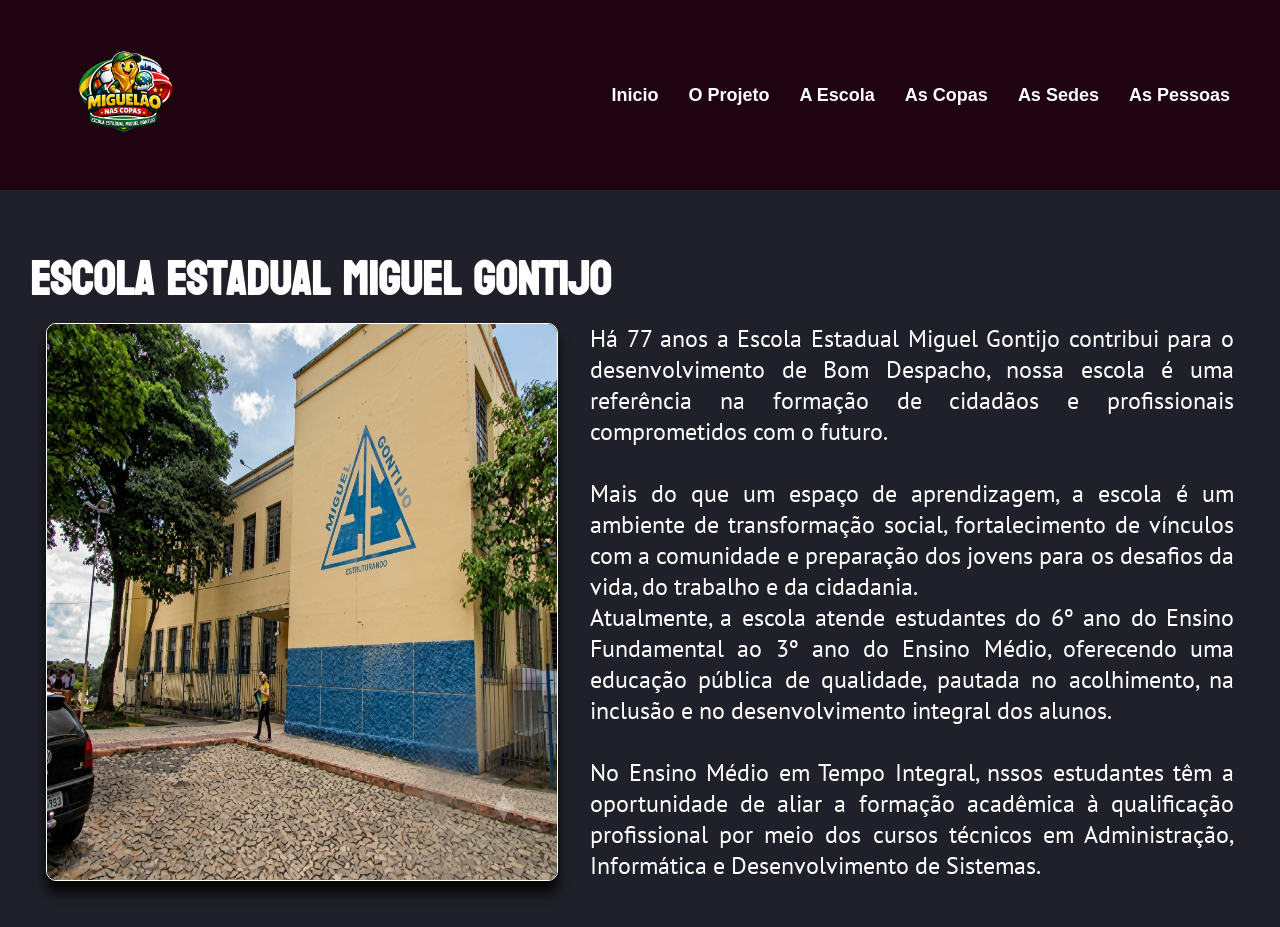
<file: escola.html>
<!DOCTYPE html>
<html lang="pt-br">

<head>
    <meta charset="UTF-8">
    <meta http-equiv="X-UA-Compatible" content="IE=edge">
    <meta name="viewport" content="width=device-width, initial-scale=1.0">
    <link rel="stylesheet" href="https://use.fontawesome.com/releases/v5.11.2/css/all.css" />
    <link rel="preconnect" href="https://fonts.googleapis.com">
    <link rel="preconnect" href="https://fonts.gstatic.com" crossorigin>
    <link href="https://fonts.googleapis.com/css2?family=Koulen&family=PT+Sans&display=swap" rel="stylesheet">
    <link rel="stylesheet" href="./assets/css/style-header.css">
    <link rel="stylesheet" href="./assets/css/style.css" />
    <title>Miguelão nas Copas</title>
</head>
<header class="header">
    <div class="header-logo">
        <a href="#"><img src="./assets/imgs/logoMiguelaoNasCopas.png" alt="Logomarca"></a>
    </div>
    <nav class="header-menu">
        <ul class="menu-nav">
            <li><a href="./index.html">Inicio</a></li>
            <li><a href="./projeto.html">O Projeto</a></li>
            <li><a href="./escola.html">A Escola</a></li>
            <li><a href="./linha.html">As Copas</a></li>
            <li><a href="./copas.html">As Sedes</a></li>
            <li><a href="./pessoas.html">As Pessoas</a></li>

        </ul>
    </nav>
</header>

<body>
    <div class="conteudo-escola">
        <h3>Escola Estadual Miguel Gontijo</h3>
        <div class="conteudo-quadro1">
            <img class="img-escola" src="./assets/imgs/foto-escola.png" alt="Foto - escola" />
            <p>Há 77 anos a Escola Estadual Miguel Gontijo contribui para o desenvolvimento de Bom Despacho, nossa escola é uma referência na formação de cidadãos e profissionais comprometidos com o futuro.<br><br>
            Mais do que um espaço de aprendizagem, a escola é um ambiente de transformação social, fortalecimento de vínculos com a comunidade e preparação dos jovens para os desafios da vida, do trabalho e da cidadania.<br>
            Atualmente, a escola atende estudantes do 6º ano do Ensino Fundamental ao 3º ano do Ensino Médio, oferecendo uma educação pública de qualidade, pautada no acolhimento, na inclusão e no desenvolvimento integral dos alunos.<br><br>
            No Ensino Médio em Tempo Integral, nssos estudantes têm a oportunidade de aliar a formação acadêmica à qualificação profissional por meio dos cursos técnicos em Administração, Informática e Desenvolvimento de Sistemas.</p>
        </div>
    </div>
</body>

</html>
</file>
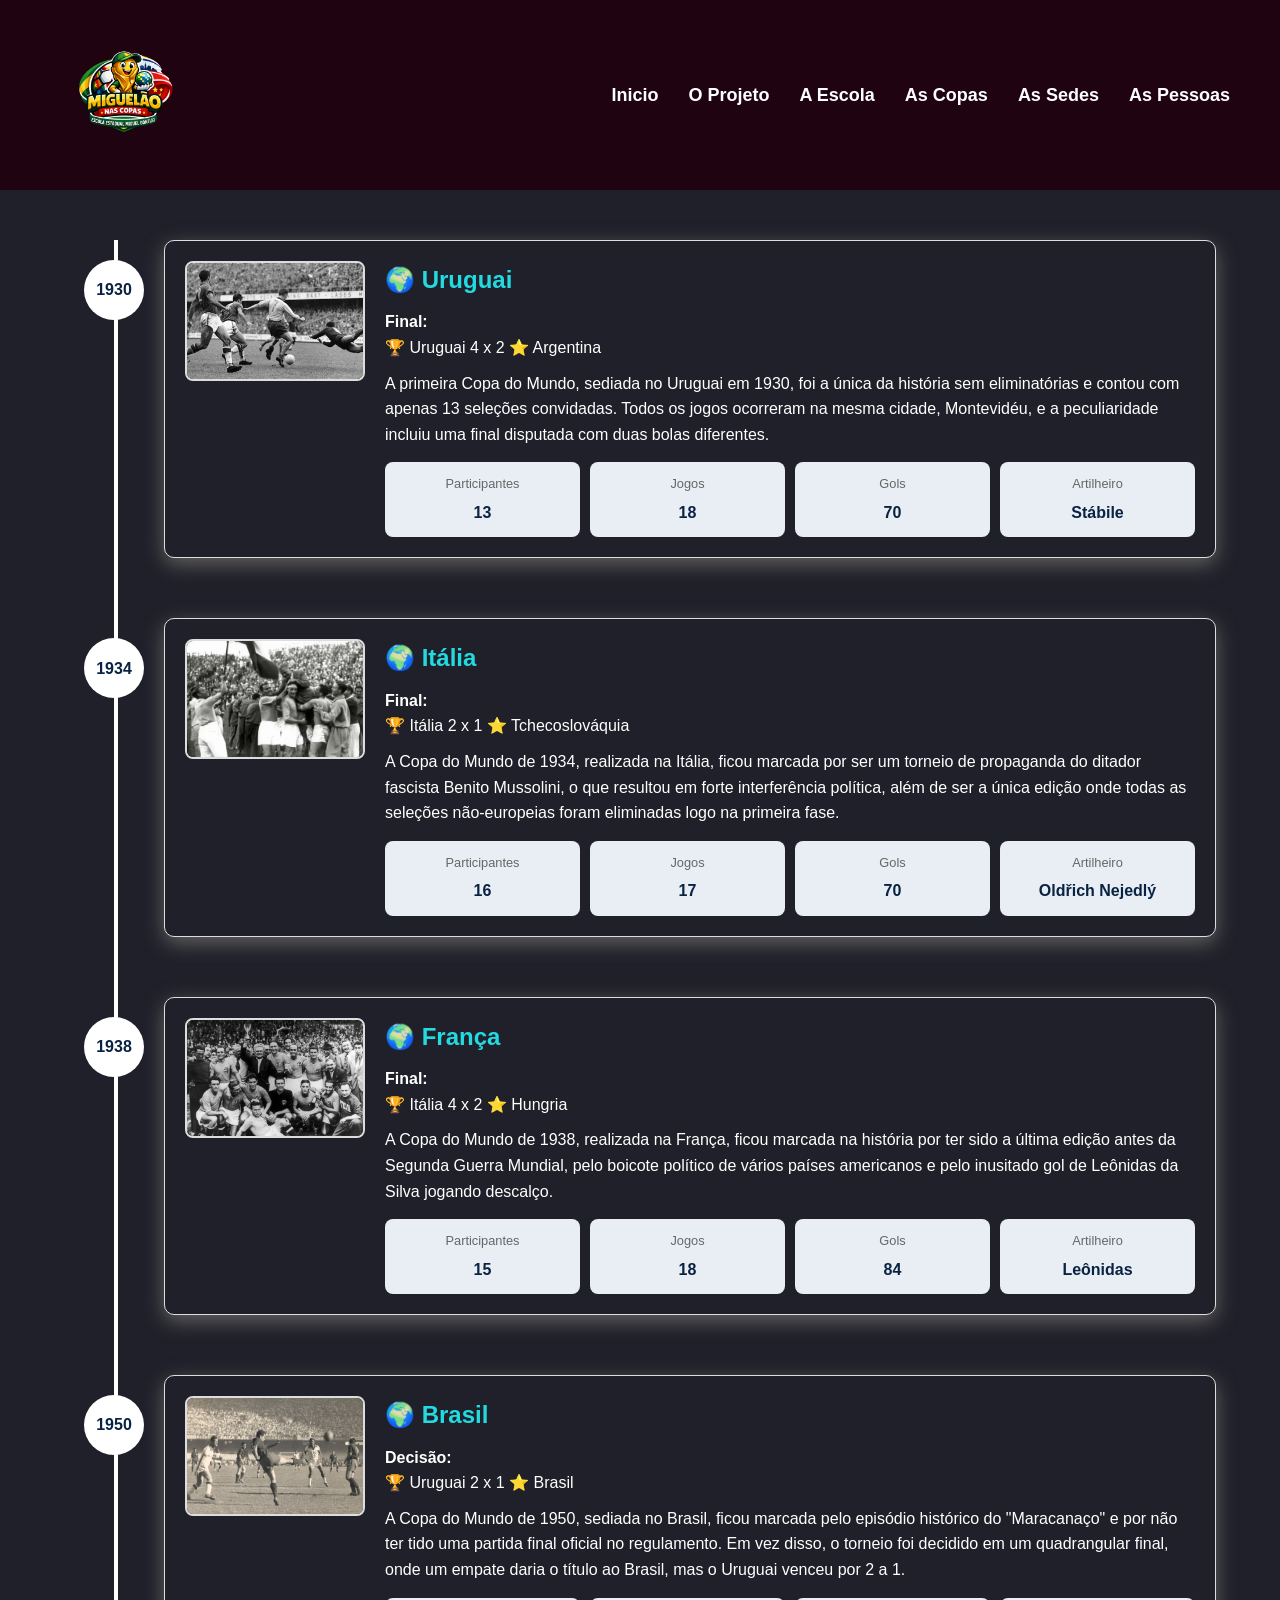
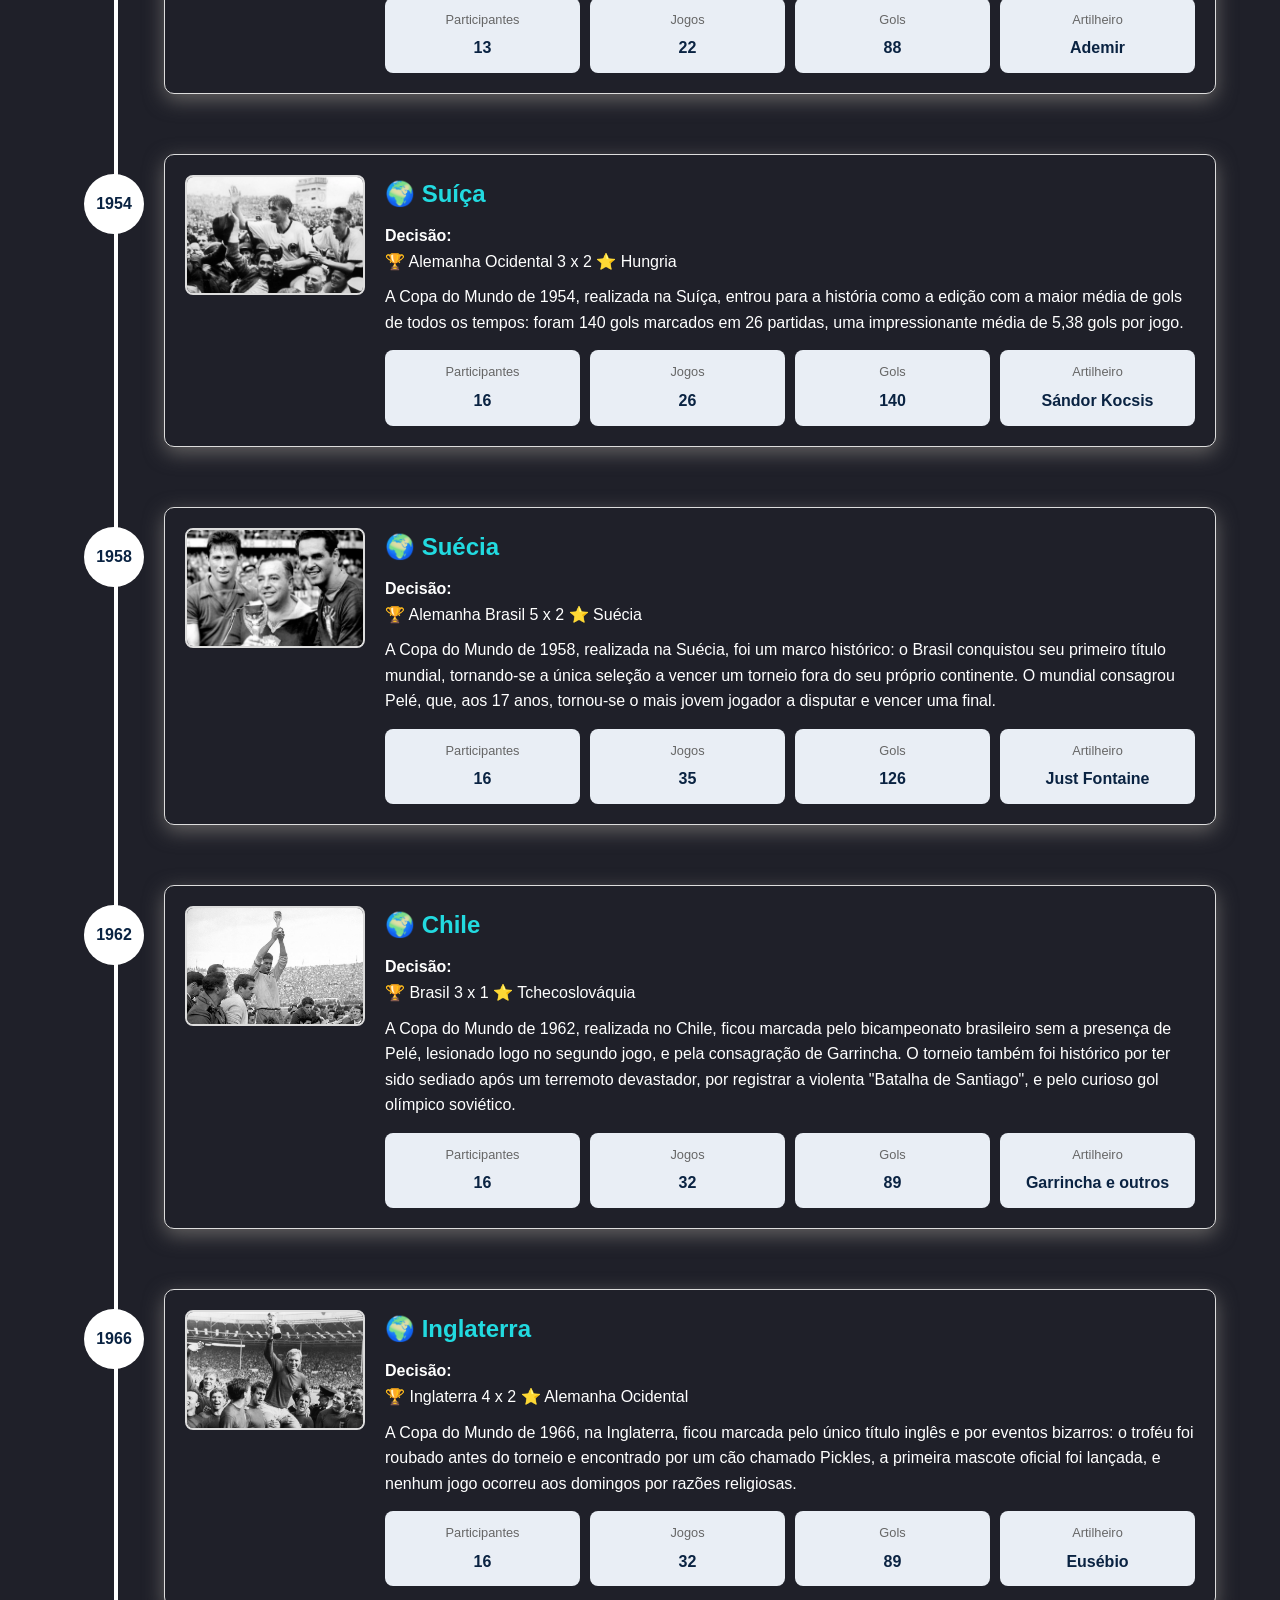
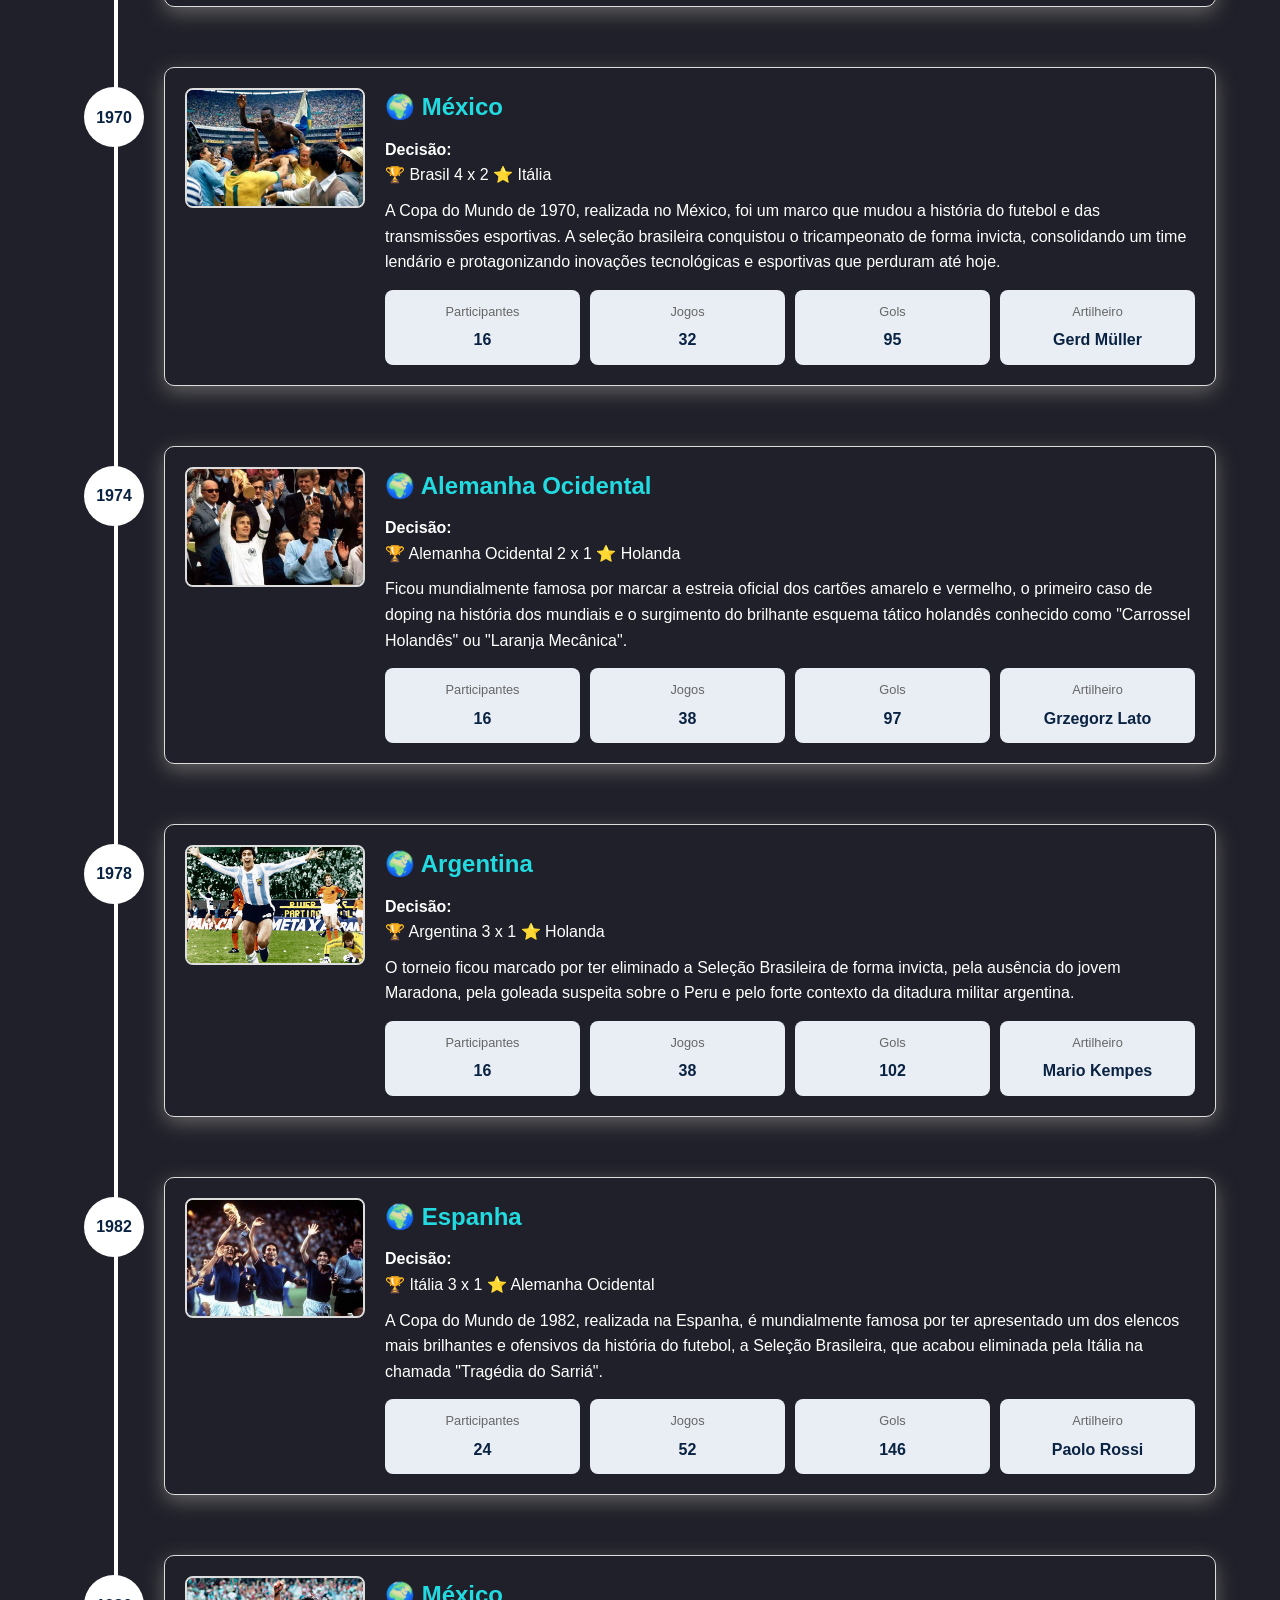
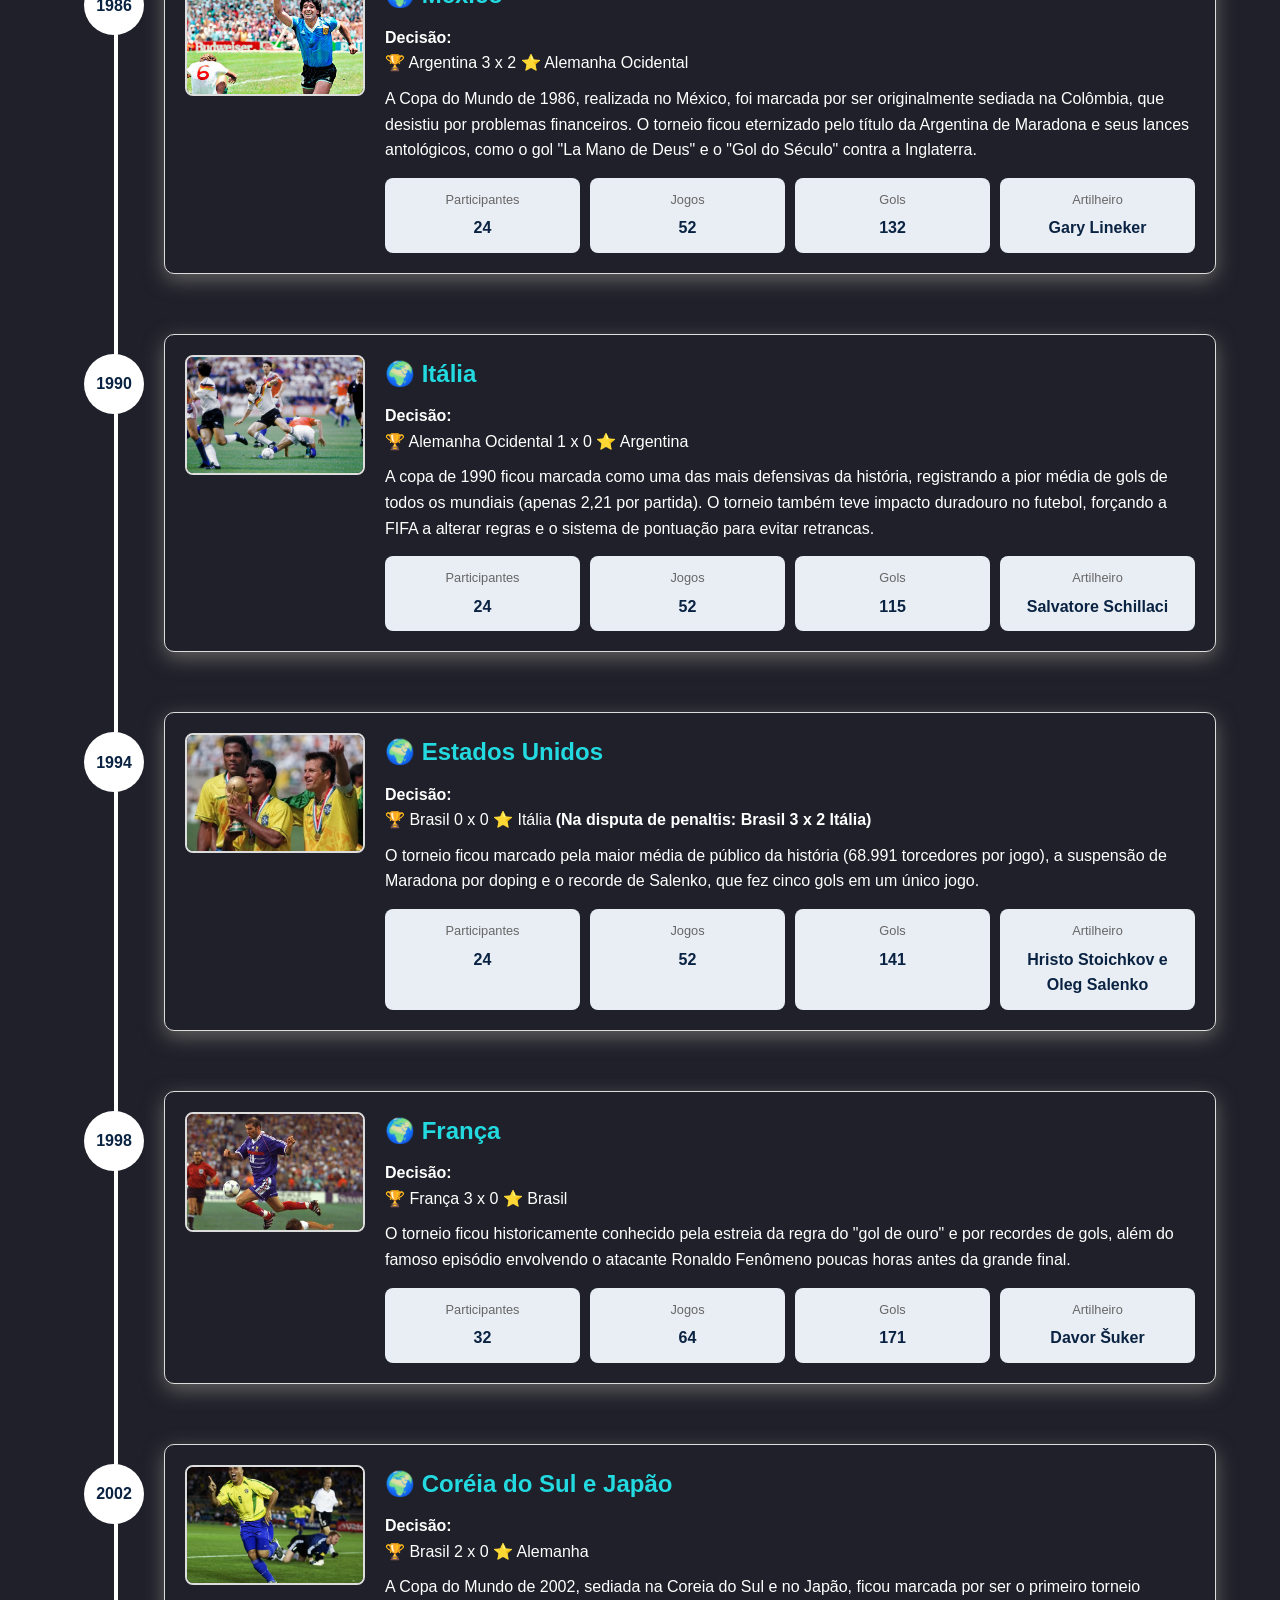
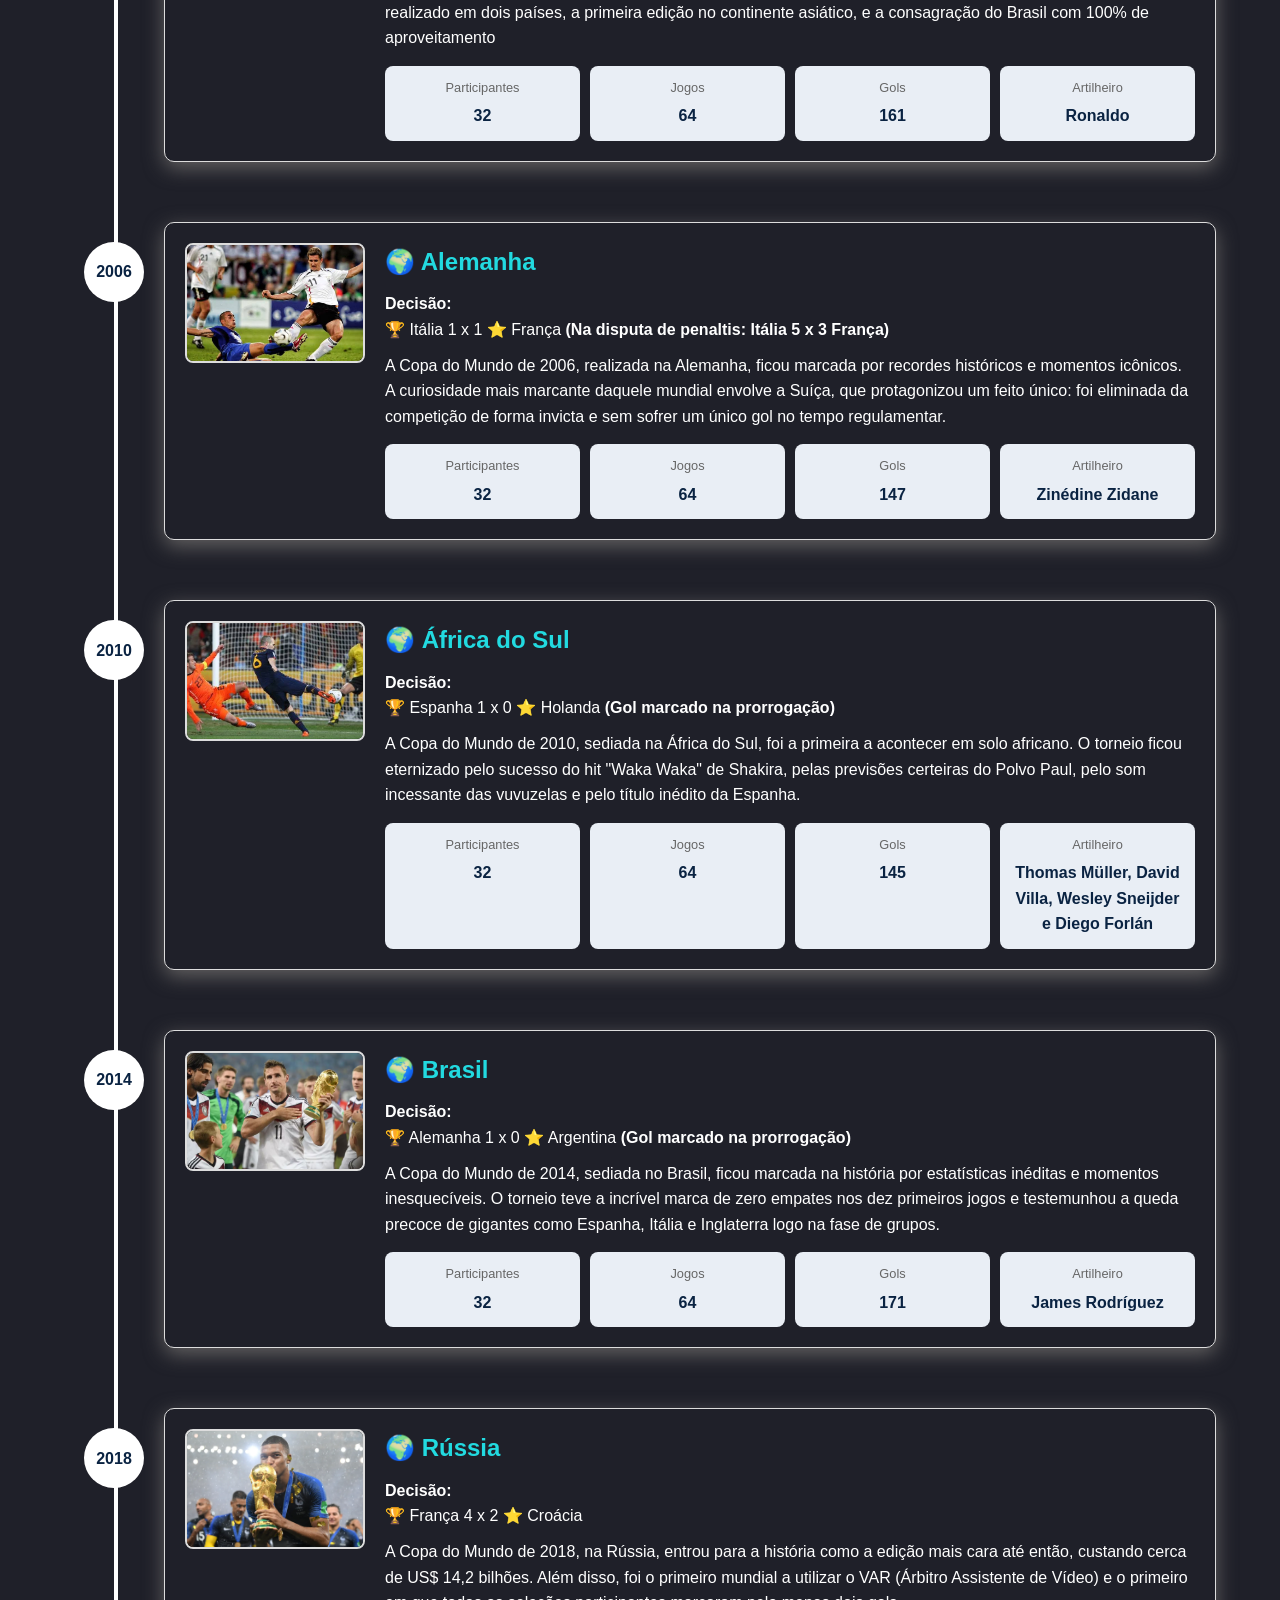
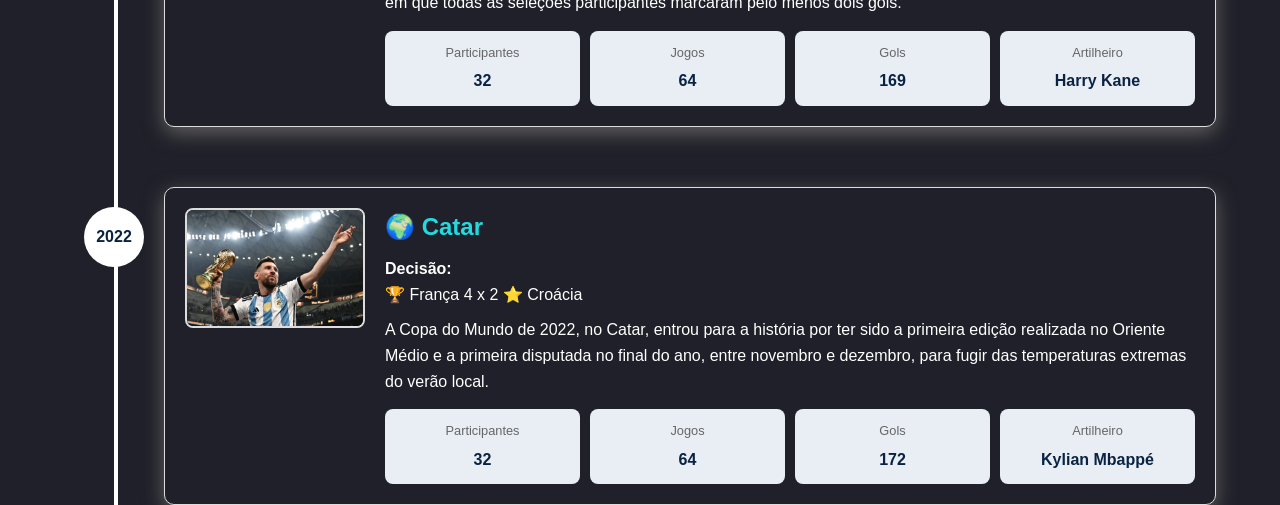
<file: linha.html>
<!DOCTYPE html>
<html lang="pt-br">

<head>
    <meta charset="UTF-8">
    <meta http-equiv="X-UA-Compatible" content="IE=edge">
    <meta name="viewport" content="width=device-width, initial-scale=1.0">
    <link rel="stylesheet" href="https://use.fontawesome.com/releases/v5.11.2/css/all.css" />
    <link rel="preconnect" href="https://fonts.googleapis.com">
    <link rel="preconnect" href="https://fonts.gstatic.com" crossorigin>
    <link href="https://fonts.googleapis.com/css2?family=Koulen&family=PT+Sans&display=swap" rel="stylesheet">
    <link rel="stylesheet" href="./assets/css/style-header.css">
    <link rel="stylesheet" href="./assets/css/style-linha.css" />
    <title>Miguelão nas Copas</title>
</head>
<header class="header">
    <div class="header-logo">
        <a href="#"><img src="./assets/imgs/logoMiguelaoNasCopas.png" alt="Logomarca"></a>
    </div>
    <nav class="header-menu">
        <ul class="menu-nav">
            <li><a href="./index.html">Inicio</a></li>
            <li><a href="./projeto.html">O Projeto</a></li>
            <li><a href="./escola.html">A Escola</a></li>
            <li><a href="./linha.html">As Copas</a></li>
            <li><a href="./copas.html">As Sedes</a></li>
            <li><a href="./pessoas.html">As Pessoas</a></li>

        </ul>
    </nav>
</header>

<body>
    <section class="timeline">

        <!-- COPA 1930 -->
        <article class="evento">
            <div class="ano">1930</div>

                <div class="conteudo">
                    <div class="foto">
                        <img src="./assets/imgs/foto-copa1930.jpg" alt="Copa 1930">
                    </div>

                    <div class="info">
                        <h2>🌍 Uruguai</h2>
                        <p>
                            <strong>Final:</strong><br>
                            🏆 Uruguai 4 x 2 ⭐ Argentina<br>
                        </p>
                        <p class="destaque">
                            A primeira Copa do Mundo, sediada no Uruguai em 1930, foi a única da história sem eliminatórias e contou com apenas 13 seleções convidadas. Todos os jogos ocorreram na mesma cidade, Montevidéu, e a peculiaridade incluiu uma final disputada com duas bolas diferentes.
                        </p>

                        <div class="estatisticas">
                            <div class="card">
                                <span>Participantes</span>
                                <strong>13</strong>
                            </div>

                            <div class="card">
                                <span>Jogos</span>
                                <strong>18</strong>
                            </div>

                            <div class="card">
                                <span>Gols</span>
                                <strong>70</strong>
                            </div>

                            <div class="card">
                                <span>Artilheiro</span>
                                <strong>Stábile</strong>
                            </div>
                        </div>
                    </div>
                </div>
            </div>
        </article>

        <!-- COPA 1934 -->
        <article class="evento">
            <div class="ano">1934</div>

                <div class="conteudo">
                    <div class="foto">
                        <img src="./assets/imgs/foto-copa1934.webp" alt="Copa 1934">
                    </div>

                    <div class="info">
                        <h2>🌍 Itália</h2>
                        <p>
                            <strong>Final:</strong><br>
                            🏆 Itália 2 x 1 ⭐ Tchecoslováquia<br>
                        </p>

                        <p class="destaque">
                            A Copa do Mundo de 1934, realizada na Itália, ficou marcada por ser um torneio de propaganda do ditador fascista Benito Mussolini, o que resultou em forte interferência política, além de ser a única edição onde todas as seleções não-europeias foram eliminadas logo na primeira fase.
                        </p>

                        <div class="estatisticas">
                            <div class="card">
                                <span>Participantes</span>
                                <strong>16</strong>
                            </div>

                            <div class="card">
                                <span>Jogos</span>
                                <strong>17</strong>
                            </div>

                            <div class="card">
                                <span>Gols</span>
                                <strong>70</strong>
                            </div>

                            <div class="card">
                                <span>Artilheiro</span>
                                <strong>Oldřich Nejedlý</strong>
                            </div>
                        </div>
                    </div>
                </div>
            </<div>
        </article>

        <!-- COPA 1938 -->
        <article class="evento">
            <div class="ano">1938</div>

                <div class="conteudo">
                    <div class="foto">
                        <img src="./assets/imgs/foto-copa1938.jpg" alt="Copa 1938">
                    </div>

                    <div class="info">
                        <h2>🌍 França</h2>
                        <p>
                            <strong>Final:</strong><br>
                            🏆 Itália 4 x 2 ⭐ Hungria<br>
                        </p>

                        <p class="destaque">
                            A Copa do Mundo de 1938, realizada na França, ficou marcada na história por ter sido a última edição antes da Segunda Guerra Mundial, pelo boicote político de vários países americanos e pelo inusitado gol de Leônidas da Silva jogando descalço.
                        </p>

                        <div class="estatisticas">
                            <div class="card">
                                <span>Participantes</span>
                                <strong>15</strong>
                            </div>

                            <div class="card">
                                <span>Jogos</span>
                                <strong>18</strong>
                            </div>

                            <div class="card">
                                <span>Gols</span>
                                <strong>84</strong>
                            </div>

                            <div class="card">
                                <span>Artilheiro</span>
                                <strong>Leônidas</strong>
                            </div>
                        </div>
                    </div>
                </div>
            </div>
        </article>

        <!-- COPA 1950 -->
        <article class="evento">
            <div class="ano">1950</div>

                <div class="conteudo">
                    <div class="foto">
                        <img src="./assets/imgs/foto-copa1950.jpg" alt="Copa 1950">
                    </div>

                    <div class="info">
                        <h2>🌍 Brasil</h2>
                        <p>
                            <strong>Decisão:</strong><br>
                            🏆 Uruguai 2 x 1 ⭐ Brasil<br>
                        </p>

                        <p class="destaque">
                            A Copa do Mundo de 1950, sediada no Brasil, ficou marcada pelo episódio histórico do "Maracanaço" e por não ter tido uma partida final oficial no regulamento. Em vez disso, o torneio foi decidido em um quadrangular final, onde um empate daria o título ao Brasil, mas o Uruguai venceu por 2 a 1.
                        </p>

                        <div class="estatisticas">
                            <div class="card">
                                <span>Participantes</span>
                                <strong>13</strong>
                            </div>

                            <div class="card">
                                <span>Jogos</span>
                                <strong>22</strong>
                            </div>

                            <div class="card">
                                <span>Gols</span>
                                <strong>88</strong>
                            </div>

                            <div class="card">
                                <span>Artilheiro</span>
                                <strong>Ademir</strong>
                            </div>
                        </div>
                    </div>
                </div>
            </div>
        </article>

        <!-- COPA 1954 -->
        <article class="evento">
            <div class="ano">1954</div>

            <div class="conteudo">
                <div class="foto">
                    <img src="./assets/imgs/foto-copa1954.webp" alt="Copa 1954">
                </div>

                <div class="info">
                    <h2>🌍 Suíça</h2>
                    <p>
                        <strong>Decisão:</strong><br>
                        🏆 Alemanha Ocidental 3 x 2 ⭐ Hungria<br>
                    </p>

                    <p class="destaque">
                        A Copa do Mundo de 1954, realizada na Suíça, entrou para a história como a edição com a maior média de gols de todos os tempos: foram 140 gols marcados em 26 partidas, uma impressionante média de 5,38 gols por jogo.
                    </p>

                    <div class="estatisticas">
                        <div class="card"><span>Participantes</span><strong>16</strong></div>
                        <div class="card"><span>Jogos</span><strong>26</strong></div>
                        <div class="card"><span>Gols</span><strong>140</strong></div>
                        <div class="card"><span>Artilheiro</span><strong>Sándor Kocsis</strong></div>
                    </div>
                </div>
            </div>
        </article>

        <!-- COPA 1958 -->
        <article class="evento">
            <div class="ano">1958</div>

            <div class="conteudo">
                <div class="foto">
                    <img src="./assets/imgs/foto-copa1958.webp" alt="Copa 1958">
                </div>

                <div class="info">
                    <h2>🌍 Suécia</h2>
                    <p>
                        <strong>Decisão:</strong><br>
                        🏆 Alemanha Brasil 5 x 2 ⭐ Suécia<br>
                    </p>

                    <p class="destaque">
                        A Copa do Mundo de 1958, realizada na Suécia, foi um marco histórico: o Brasil conquistou seu primeiro título mundial, tornando-se a única seleção a vencer um torneio fora do seu próprio continente. O mundial consagrou Pelé, que, aos 17 anos, tornou-se o mais jovem jogador a disputar e vencer uma final.
                    </p>

                    <div class="estatisticas">
                        <div class="card"><span>Participantes</span><strong>16</strong></div>
                        <div class="card"><span>Jogos</span><strong>35</strong></div>
                        <div class="card"><span>Gols</span><strong>126</strong></div>
                        <div class="card"><span>Artilheiro</span><strong>Just Fontaine</strong></div>
                    </div>
                </div>
            </div>
        </article>

        <!-- COPA 1962 -->
        <article class="evento">
            <div class="ano">1962</div>

            <div class="conteudo">
                <div class="foto">
                    <img src="./assets/imgs/foto-copa1962.jpg" alt="Copa 1962">
                </div>

                <div class="info">
                    <h2>🌍 Chile</h2>
                    <p>
                        <strong>Decisão:</strong><br>
                        🏆 Brasil 3 x 1 ⭐ Tchecoslováquia<br>
                    </p>

                    <p class="destaque">
                        A Copa do Mundo de 1962, realizada no Chile, ficou marcada pelo bicampeonato brasileiro sem a presença de Pelé, lesionado logo no segundo jogo, e pela consagração de Garrincha. O torneio também foi histórico por ter sido sediado após um terremoto devastador, por registrar a violenta "Batalha de Santiago", e pelo curioso gol olímpico soviético.
                    </p>

                    <div class="estatisticas">
                        <div class="card"><span>Participantes</span><strong>16</strong></div>
                        <div class="card"><span>Jogos</span><strong>32</strong></div>
                        <div class="card"><span>Gols</span><strong>89</strong></div>
                        <div class="card"><span>Artilheiro</span><strong>Garrincha e outros</strong></div>
                    </div>
                </div>
            </div>
        </article>
    
        <!-- COPA 1966 -->
        <article class="evento">
            <div class="ano">1966</div>

            <div class="conteudo">
                <div class="foto">
                    <img src="./assets/imgs/foto-copa1966.jpg" alt="Copa 1966">
                </div>

                <div class="info">
                    <h2>🌍 Inglaterra</h2>
                    <p>
                        <strong>Decisão:</strong><br>
                        🏆 Inglaterra 4 x 2 ⭐ Alemanha Ocidental<br>
                    </p>

                    <p class="destaque">
                        A Copa do Mundo de 1966, na Inglaterra, ficou marcada pelo único título inglês e por eventos bizarros: o troféu foi roubado antes do torneio e encontrado por um cão chamado Pickles, a primeira mascote oficial foi lançada, e nenhum jogo ocorreu aos domingos por razões religiosas.
                    </p>

                    <div class="estatisticas">
                        <div class="card"><span>Participantes</span><strong>16</strong></div>
                        <div class="card"><span>Jogos</span><strong>32</strong></div>
                        <div class="card"><span>Gols</span><strong>89</strong></div>
                        <div class="card"><span>Artilheiro</span><strong>Eusébio</strong></div>
                    </div>
                </div>
            </div>
        </article>
        
        <!-- COPA 1970 -->
        <article class="evento">
            <div class="ano">1970</div>

            <div class="conteudo">
                <div class="foto">
                    <img src="./assets/imgs/foto-copa1970.jpg" alt="Copa 1970">
                </div>

                <div class="info">
                    <h2>🌍 México</h2>
                    <p>
                        <strong>Decisão:</strong><br>
                        🏆 Brasil 4 x 2 ⭐ Itália<br>
                    </p>

                    <p class="destaque">
                        A Copa do Mundo de 1970, realizada no México, foi um marco que mudou a história do futebol e das transmissões esportivas. A seleção brasileira conquistou o tricampeonato de forma invicta, consolidando um time lendário e protagonizando inovações tecnológicas e esportivas que perduram até hoje.
                    </p>

                    <div class="estatisticas">
                        <div class="card"><span>Participantes</span><strong>16</strong></div>
                        <div class="card"><span>Jogos</span><strong>32</strong></div>
                        <div class="card"><span>Gols</span><strong>95</strong></div>
                        <div class="card"><span>Artilheiro</span><strong>Gerd Müller</strong></div>
                    </div>
                </div>
            </div>
        </article>

        <!-- COPA 1974 -->
        <article class="evento">
            <div class="ano">1974</div>

            <div class="conteudo">
                <div class="foto">
                    <img src="./assets/imgs/foto-copa1974.avif" alt="Copa 1974">
                </div>

                <div class="info">
                    <h2>🌍 Alemanha Ocidental</h2>
                    <p>
                        <strong>Decisão:</strong><br>
                        🏆 Alemanha Ocidental 2 x 1 ⭐ Holanda<br>
                    </p>

                    <p class="destaque">
                        Ficou mundialmente famosa por marcar a estreia oficial dos cartões amarelo e vermelho, o primeiro caso de doping na história dos mundiais e o surgimento do brilhante esquema tático holandês conhecido como "Carrossel Holandês" ou "Laranja Mecânica".
                    </p>

                    <div class="estatisticas">
                        <div class="card"><span>Participantes</span><strong>16</strong></div>
                        <div class="card"><span>Jogos</span><strong>38</strong></div>
                        <div class="card"><span>Gols</span><strong>97</strong></div>
                        <div class="card"><span>Artilheiro</span><strong>Grzegorz Lato</strong></div>
                    </div>
                </div>
            </div>
        </article>
        <!-- COPA 1978 -->
        <article class="evento">
            <div class="ano">1978</div>

            <div class="conteudo">
                <div class="foto">
                    <img src="./assets/imgs/foto-copa1978.jpg" alt="Copa 1978">
                </div>

                <div class="info">
                    <h2>🌍 Argentina</h2>
                    <p>
                        <strong>Decisão:</strong><br>
                        🏆 Argentina 3 x 1 ⭐ Holanda<br>
                    </p>

                    <p class="destaque">
                        O torneio ficou marcado por ter eliminado a Seleção Brasileira de forma invicta, pela ausência do jovem Maradona, pela goleada suspeita sobre o Peru e pelo forte contexto da ditadura militar argentina.
                    </p>

                    <div class="estatisticas">
                        <div class="card"><span>Participantes</span><strong>16</strong></div>
                        <div class="card"><span>Jogos</span><strong>38</strong></div>
                        <div class="card"><span>Gols</span><strong>102</strong></div>
                        <div class="card"><span>Artilheiro</span><strong>Mario Kempes</strong></div>
                    </div>
                </div>
            </div>
        </article>
        <!-- COPA 1982 -->
        <article class="evento">
            <div class="ano">1982</div>

            <div class="conteudo">
                <div class="foto">
                    <img src="./assets/imgs/foto-copa1982.jpg" alt="Copa 1982">
                </div>

                <div class="info">
                    <h2>🌍 Espanha</h2>
                    <p>
                        <strong>Decisão:</strong><br>
                        🏆 Itália 3 x 1 ⭐ Alemanha Ocidental<br>
                    </p>

                    <p class="destaque">
                        A Copa do Mundo de 1982, realizada na Espanha, é mundialmente famosa por ter apresentado um dos elencos mais brilhantes e ofensivos da história do futebol, a Seleção Brasileira, que acabou eliminada pela Itália na chamada "Tragédia do Sarriá". 
                    </p>

                    <div class="estatisticas">
                        <div class="card"><span>Participantes</span><strong>24</strong></div>
                        <div class="card"><span>Jogos</span><strong>52</strong></div>
                        <div class="card"><span>Gols</span><strong>146</strong></div>
                        <div class="card"><span>Artilheiro</span><strong>Paolo Rossi</strong></div>
                    </div>
                </div>
            </div>
        </article>
        <!-- COPA 1986 -->
        <article class="evento">
            <div class="ano">1986</div>

            <div class="conteudo">
                <div class="foto">
                    <img src="./assets/imgs/foto-copa1986.jpg" alt="Copa 1986">
                </div>

                <div class="info">
                    <h2>🌍 México</h2>
                    <p>
                        <strong>Decisão:</strong><br>
                        🏆 Argentina 3 x 2 ⭐ Alemanha Ocidental<br>
                    </p>

                    <p class="destaque">
                        A Copa do Mundo de 1986, realizada no México, foi marcada por ser originalmente sediada na Colômbia, que desistiu por problemas financeiros. O torneio ficou eternizado pelo título da Argentina de Maradona e seus lances antológicos, como o gol "La Mano de Deus" e o "Gol do Século" contra a Inglaterra.
                    </p>

                    <div class="estatisticas">
                        <div class="card"><span>Participantes</span><strong>24</strong></div>
                        <div class="card"><span>Jogos</span><strong>52</strong></div>
                        <div class="card"><span>Gols</span><strong>132</strong></div>
                        <div class="card"><span>Artilheiro</span><strong>Gary Lineker</strong></div>
                    </div>
                </div>
            </div>
        </article>
        <!-- COPA 1990 -->
        <article class="evento">
            <div class="ano">1990</div>

            <div class="conteudo">
                <div class="foto">
                    <img src="./assets/imgs/foto-copa1990.jpg" alt="Copa 1990">
                </div>

                <div class="info">
                    <h2>🌍 Itália</h2>
                    <p>
                        <strong>Decisão:</strong><br>
                        🏆 Alemanha Ocidental 1 x 0 ⭐ Argentina<br>
                    </p>

                    <p class="destaque">
                        A copa de 1990 ficou marcada como uma das mais defensivas da história, registrando a pior média de gols de todos os mundiais (apenas 2,21 por partida). O torneio também teve impacto duradouro no futebol, forçando a FIFA a alterar regras e o sistema de pontuação para evitar retrancas.
                    </p>

                    <div class="estatisticas">
                        <div class="card"><span>Participantes</span><strong>24</strong></div>
                        <div class="card"><span>Jogos</span><strong>52</strong></div>
                        <div class="card"><span>Gols</span><strong>115</strong></div>
                        <div class="card"><span>Artilheiro</span><strong>Salvatore Schillaci</strong></div>
                    </div>
                </div>
            </div>
        </article>
        <!-- COPA 1994 -->
        <article class="evento">
            <div class="ano">1994</div>

            <div class="conteudo">
                <div class="foto">
                    <img src="./assets/imgs/foto-copa1994.webp" alt="Copa 1994">
                </div>

                <div class="info">
                    <h2>🌍 Estados Unidos</h2>
                    <p>
                        <strong>Decisão:</strong><br>
                        🏆 Brasil 0 x 0 ⭐ Itália <strong>(Na disputa de penaltis: Brasil 3 x 2 Itália)</strong><br>
                    </p>

                    <p class="destaque">
                        O torneio ficou marcado pela maior média de público da história (68.991 torcedores por jogo), a suspensão de Maradona por doping e o recorde de Salenko, que fez cinco gols em um único jogo.
                    </p>

                    <div class="estatisticas">
                        <div class="card"><span>Participantes</span><strong>24</strong></div>
                        <div class="card"><span>Jogos</span><strong>52</strong></div>
                        <div class="card"><span>Gols</span><strong>141</strong></div>
                        <div class="card"><span>Artilheiro</span><strong>Hristo Stoichkov e Oleg Salenko</strong></div>
                    </div>
                </div>
            </div>
        </article>
        <!-- COPA 1998 -->
        <article class="evento">
            <div class="ano">1998</div>

            <div class="conteudo">
                <div class="foto">
                    <img src="./assets/imgs/foto-copa1998.jpg" alt="Copa 1998">
                </div>

                <div class="info">
                    <h2>🌍 França</h2>
                    <p>
                        <strong>Decisão:</strong><br>
                        🏆 França 3 x 0 ⭐ Brasil<br>
                    </p>

                    <p class="destaque">
                        O torneio ficou historicamente conhecido pela estreia da regra do "gol de ouro" e por recordes de gols, além do famoso episódio envolvendo o atacante Ronaldo Fenômeno poucas horas antes da grande final.
                    </p>

                    <div class="estatisticas">
                        <div class="card"><span>Participantes</span><strong>32</strong></div>
                        <div class="card"><span>Jogos</span><strong>64</strong></div>
                        <div class="card"><span>Gols</span><strong>171</strong></div>
                        <div class="card"><span>Artilheiro</span><strong>Davor Šuker</strong></div>
                    </div>
                </div>
            </div>
        </article>
        <!-- COPA 2002 -->
        <article class="evento">
            <div class="ano">2002</div>

            <div class="conteudo">
                <div class="foto">
                    <img src="./assets/imgs/foto-copa2002.avif" alt="Copa 2002">
                </div>

                <div class="info">
                    <h2>🌍 Coréia do Sul e Japão</h2>
                    <p>
                        <strong>Decisão:</strong><br>
                        🏆 Brasil 2 x 0 ⭐ Alemanha<br>
                    </p>

                    <p class="destaque">
                        A Copa do Mundo de 2002, sediada na Coreia do Sul e no Japão, ficou marcada por ser o primeiro torneio realizado em dois países, a primeira edição no continente asiático, e a consagração do Brasil com 100% de aproveitamento
                    </p>

                    <div class="estatisticas">
                        <div class="card"><span>Participantes</span><strong>32</strong></div>
                        <div class="card"><span>Jogos</span><strong>64</strong></div>
                        <div class="card"><span>Gols</span><strong>161</strong></div>
                        <div class="card"><span>Artilheiro</span><strong>Ronaldo</strong></div>
                    </div>
                </div>
            </div>
        </article>
        <!-- COPA 2006 -->
        <article class="evento">
            <div class="ano">2006</div>

            <div class="conteudo">
                <div class="foto">
                    <img src="./assets/imgs/foto-copa2006.jpg" alt="Copa 2006">
                </div>

                <div class="info">
                    <h2>🌍 Alemanha</h2>
                    <p>
                        <strong>Decisão:</strong><br>
                        🏆 Itália 1 x 1 ⭐ França <strong>(Na disputa de penaltis: Itália 5 x 3 França)</strong><br>
                    </p>

                    <p class="destaque">
                        A Copa do Mundo de 2006, realizada na Alemanha, ficou marcada por recordes históricos e momentos icônicos. A curiosidade mais marcante daquele mundial envolve a Suíça, que protagonizou um feito único: foi eliminada da competição de forma invicta e sem sofrer um único gol no tempo regulamentar.
                    </p>

                    <div class="estatisticas">
                        <div class="card"><span>Participantes</span><strong>32</strong></div>
                        <div class="card"><span>Jogos</span><strong>64</strong></div>
                        <div class="card"><span>Gols</span><strong>147</strong></div>
                        <div class="card"><span>Artilheiro</span><strong>Zinédine Zidane</strong></div>
                    </div>
                </div>
            </div>
        </article>
        <!-- COPA 2010 -->
        <article class="evento">
            <div class="ano">2010</div>

            <div class="conteudo">
                <div class="foto">
                    <img src="./assets/imgs/foto-copa2010.jpg" alt="Copa 2010">
                </div>

                <div class="info">
                    <h2>🌍 África do Sul</h2>
                    <p>
                        <strong>Decisão:</strong><br>
                        🏆 Espanha 1 x 0 ⭐ Holanda <strong>(Gol marcado na prorrogação)</strong><br>
                    </p>

                    <p class="destaque">
                        A Copa do Mundo de 2010, sediada na África do Sul, foi a primeira a acontecer em solo africano. O torneio ficou eternizado pelo sucesso do hit "Waka Waka" de Shakira, pelas previsões certeiras do Polvo Paul, pelo som incessante das vuvuzelas e pelo título inédito da Espanha.
                    </p>

                    <div class="estatisticas">
                        <div class="card"><span>Participantes</span><strong>32</strong></div>
                        <div class="card"><span>Jogos</span><strong>64</strong></div>
                        <div class="card"><span>Gols</span><strong>145</strong></div>
                        <div class="card"><span>Artilheiro</span><strong>Thomas Müller, David Villa, Wesley Sneijder e Diego Forlán</strong></div>
                    </div>
                </div>
            </div>
        </article>
        <!-- COPA 2014 -->
        <article class="evento">
            <div class="ano">2014</div>

            <div class="conteudo">
                <div class="foto">
                    <img src="./assets/imgs/foto-copa2014.avif" alt="Copa 2014">
                </div>

                <div class="info">
                    <h2>🌍 Brasil</h2>
                    <p>
                        <strong>Decisão:</strong><br>
                        🏆 Alemanha 1 x 0 ⭐ Argentina <strong>(Gol marcado na prorrogação)</strong><br>
                    </p>

                    <p class="destaque">
                        A Copa do Mundo de 2014, sediada no Brasil, ficou marcada na história por estatísticas inéditas e momentos inesquecíveis. O torneio teve a incrível marca de zero empates nos dez primeiros jogos e testemunhou a queda precoce de gigantes como Espanha, Itália e Inglaterra logo na fase de grupos.
                    </p>

                    <div class="estatisticas">
                        <div class="card"><span>Participantes</span><strong>32</strong></div>
                        <div class="card"><span>Jogos</span><strong>64</strong></div>
                        <div class="card"><span>Gols</span><strong>171</strong></div>
                        <div class="card"><span>Artilheiro</span><strong>James Rodríguez</strong></div>
                    </div>
                </div>
            </div>
        </article>
        <!-- COPA 2018 -->
        <article class="evento">
            <div class="ano">2018</div>

            <div class="conteudo">
                <div class="foto">
                    <img src="./assets/imgs/foto-copa2018.webp" alt="Copa 2018">
                </div>

                <div class="info">
                    <h2>🌍 Rússia</h2>
                    <p>
                        <strong>Decisão:</strong><br>
                        🏆 França 4 x 2 ⭐ Croácia<br>
                    </p>

                    <p class="destaque">
                        A Copa do Mundo de 2018, na Rússia, entrou para a história como a edição mais cara até então, custando cerca de US$ 14,2 bilhões. Além disso, foi o primeiro mundial a utilizar o VAR (Árbitro Assistente de Vídeo) e o primeiro em que todas as seleções participantes marcaram pelo menos dois gols.
                    </p>

                    <div class="estatisticas">
                        <div class="card"><span>Participantes</span><strong>32</strong></div>
                        <div class="card"><span>Jogos</span><strong>64</strong></div>
                        <div class="card"><span>Gols</span><strong>169</strong></div>
                        <div class="card"><span>Artilheiro</span><strong>Harry Kane</strong></div>
                    </div>
                </div>
            </div>
        </article>
        <!-- COPA 2022 -->
        <article class="evento">
            <div class="ano">2022</div>

            <div class="conteudo">
                <div class="foto">
                    <img src="./assets/imgs/foto-copa2022.jpg" alt="Copa 2022">
                </div>

                <div class="info">
                    <h2>🌍 Catar</h2>
                    <p>
                        <strong>Decisão:</strong><br>
                        🏆 França 4 x 2 ⭐ Croácia<br>
                    </p>

                    <p class="destaque">
                        A Copa do Mundo de 2022, no Catar, entrou para a história por ter sido a primeira edição realizada no Oriente Médio e a primeira disputada no final do ano, entre novembro e dezembro, para fugir das temperaturas extremas do verão local.
                    </p>

                    <div class="estatisticas">
                        <div class="card"><span>Participantes</span><strong>32</strong></div>
                        <div class="card"><span>Jogos</span><strong>64</strong></div>
                        <div class="card"><span>Gols</span><strong>172</strong></div>
                        <div class="card"><span>Artilheiro</span><strong>Kylian Mbappé</strong></div>
                    </div>
                </div>
            </div>
        </article>        

    </section>
    
</body>

</html>
</file>
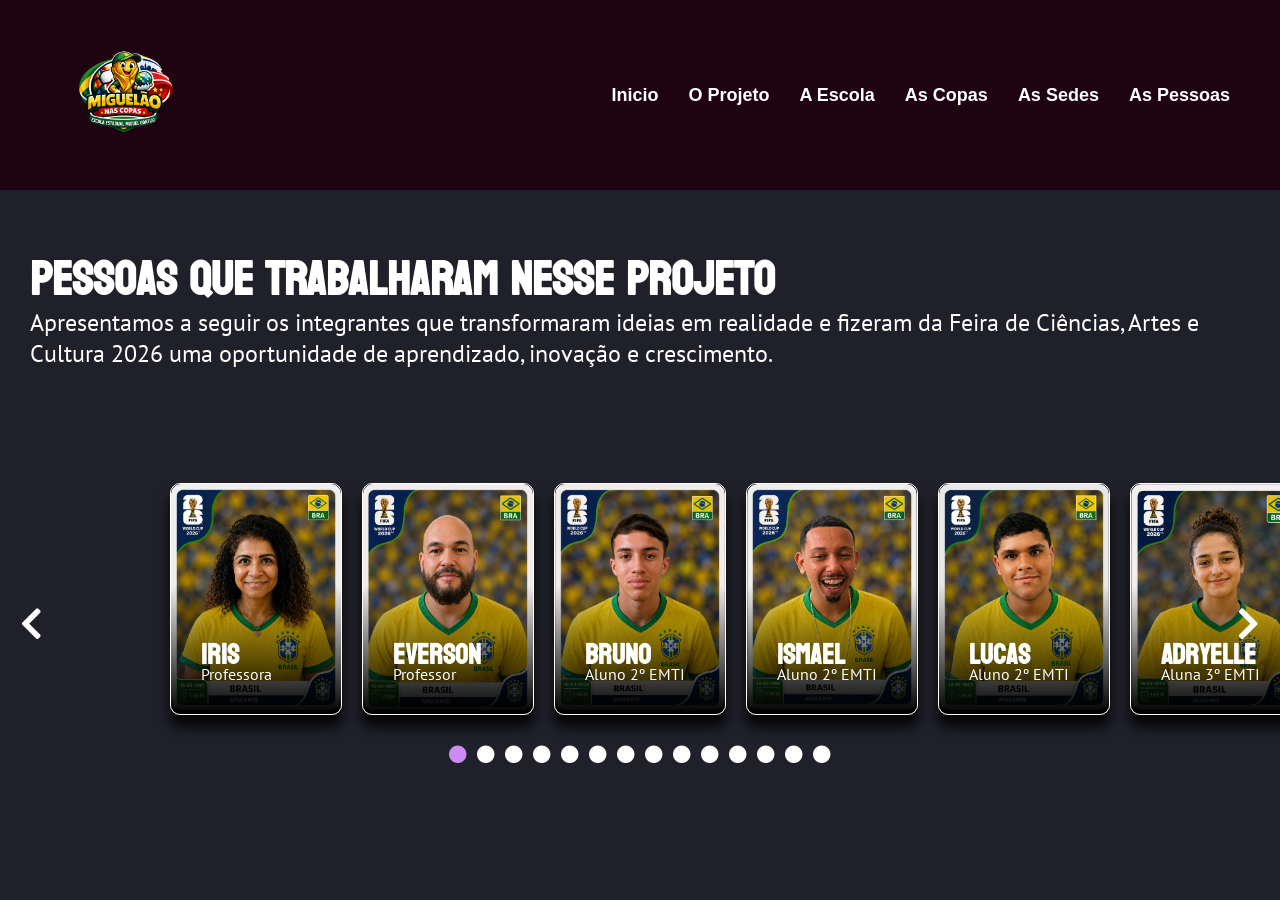
<file: pessoas.html>
<!DOCTYPE html>
<html lang="pt-br">

<head>
    <meta charset="UTF-8">
    <meta http-equiv="X-UA-Compatible" content="IE=edge">
    <meta name="viewport" content="width=device-width, initial-scale=1.0">
    <link rel="stylesheet" href="https://use.fontawesome.com/releases/v5.11.2/css/all.css" />
    <link rel="preconnect" href="https://fonts.googleapis.com">
    <link rel="preconnect" href="https://fonts.gstatic.com" crossorigin>
    <link href="https://fonts.googleapis.com/css2?family=Koulen&family=PT+Sans&display=swap" rel="stylesheet">
    <link rel="stylesheet" href="./assets/css/style-header.css">
    <link rel="stylesheet" href="./assets/css/style-pessoas.css" />
    <title>Miguelão nas Copas</title>
</head>
<header class="header">
    <div class="header-logo">
        <a href="#"><img src="./assets/imgs/logoMiguelaoNasCopas.png" alt="Logomarca"></a>
    </div>
    <nav class="header-menu">
        <ul class="menu-nav">
            <li><a href="./index.html">Inicio</a></li>
            <li><a href="./projeto.html">O Projeto</a></li>
            <li><a href="./escola.html">A Escola</a></li>
            <li><a href="./linha.html">As Copas</a></li>
            <li><a href="./copas.html">As Sedes</a></li>
            <li><a href="./pessoas.html">As Pessoas</a></li>

        </ul>
    </nav>
</header>

<body>
    <div class="pessoas">
        <h3>Pessoas que trabalharam nesse projeto</h3>
        <p>Apresentamos a seguir os integrantes que transformaram ideias em realidade e fizeram da Feira de Ciências,
            Artes e Cultura 2026 uma oportunidade de aprendizado, inovação e crescimento.</p>
    </div>
    <div class="wrapper">
        <div class="slide-wrapper" data-slide="wrapper">
            <button class="slide-nav-button slide-nav-previous fas fa-chevron-left"
                data-slide="nav-previous-button"></button>
            <button class="slide-nav-button slide-nav-next fas fa-chevron-right" data-slide="nav-next-button"></button>
            <div class="slide-list" data-slide="list">
                <div class="slide-item" data-slide="item" data-index="0">
                    <div class="slide-content">
                        <img class="slide-image" src="./assets/imgs/foto-bruno.jpg" alt="Foto Bruno" />
                        <div class="slide-description">
                            <h3>Bruno</h3>
                            <p>Aluno 2º EMTI</p>
                        </div>
                    </div>
                </div>
                <div class="slide-item" data-slide="item" data-index="1">
                    <div class="slide-content">
                        <img class="slide-image" src="./assets/imgs/foto-ismael.jpg" alt="Foto Ismael" />
                        <div class="slide-description">
                            <h3>Ismael</h3>
                            <p>Aluno 2º EMTI</p>
                        </div>
                    </div>
                </div>
                <div class="slide-item" data-slide="item" data-index="2">
                    <div class="slide-content">
                        <img class="slide-image" src="./assets/imgs/foto-lucas.jpg" alt="Foto Lucas" />
                        <div class="slide-description">
                            <h3>Lucas</h3>
                            <p>Aluno 2º EMTI</p>
                        </div>
                    </div>
                </div>
                <div class="slide-item" data-slide="item" data-index="3">
                    <div class="slide-content">
                        <img class="slide-image" src="./assets/imgs/foto-adrielly.jpg" alt="Foto Adrielly" />
                        <div class="slide-description">
                            <h3>Adryelle</h3>
                            <p>Aluna 3º EMTI</p>
                        </div>
                    </div>
                </div>
                <div class="slide-item" data-slide="item" data-index="4">
                    <div class="slide-content">
                        <img class="slide-image" src="./assets/imgs/foto-evellyn.jpg" alt="Foto Evellyn" />
                        <div class="slide-description">
                            <h3>Evellyn</h3>
                            <p>Aluna 3º EMTI</p>
                        </div>
                    </div>
                </div>
                <div class="slide-item" data-slide="item" data-index="5">
                    <div class="slide-content">
                        <img class="slide-image" src="./assets/imgs/foto-gilberto.jpg" alt="Foto Gilberto" />
                        <div class="slide-description">
                            <h3>Gilberto</h3>
                            <p>Aluno 3º EMTI</p>
                        </div>
                    </div>
                </div>
                <div class="slide-item" data-slide="item" data-index="6">
                    <div class="slide-content">
                        <img class="slide-image" src="./assets/imgs/foto-ian.jpg" alt="Foto Ian" />
                        <div class="slide-description">
                            <h3>Ian</h3>
                            <p>Aluno 3º EMTI</p>
                        </div>
                    </div>
                </div>
                <div class="slide-item" data-slide="item" data-index="7">
                    <div class="slide-content">
                        <img class="slide-image" src="./assets/imgs/foto-laysla.jpg" alt="Foto Laysla" />
                        <div class="slide-description">
                            <h3>Laysla</h3>
                            <p>Aluna 3º EMTI</p>
                        </div>
                    </div>
                </div>
                <div class="slide-item" data-slide="item" data-index="8">
                    <div class="slide-content">
                        <img class="slide-image" src="./assets/imgs/foto-leticia.jpg" alt="Foto Leticia" />
                        <div class="slide-description">
                            <h3>Leticia</h3>
                            <p>Aluna 3º EMTI</p>
                        </div>
                    </div>
                </div>
                <div class="slide-item" data-slide="item" data-index="9">
                    <div class="slide-content">
                        <img class="slide-image" src="./assets/imgs/foto-nicolly.jpg" alt="Foto NicollyIan" />
                        <div class="slide-description">
                            <h3>Nicolly</h3>
                            <p>Aluna 3º EMTI</p>
                        </div>
                    </div>
                </div>
                <div class="slide-item" data-slide="item" data-index="10">
                    <div class="slide-content">
                        <img class="slide-image" src="./assets/imgs/foto-marco.jpg" alt="Foto Marco Aurelio" />
                        <div class="slide-description">
                            <h3>Marco Aurelio</h3>
                            <p>Professor</p>
                        </div>
                    </div>
                </div>
                <div class="slide-item" data-slide="item" data-index="11">
                    <div class="slide-content">
                        <img class="slide-image" src="./assets/imgs/foto-vera.jpg" alt="Foto Vera" />
                        <div class="slide-description">
                            <h3>Vera</h3>
                            <p>Professora</p>
                        </div>
                    </div>
                </div>
                <div class="slide-item" data-slide="item" data-index="12">
                    <div class="slide-content">
                        <img class="slide-image" src="./assets/imgs/foto-iris.jpg" alt="Foto Iris" />
                        <div class="slide-description">
                            <h3>Iris</h3>
                            <p>Professora</p>
                        </div>
                    </div>
                </div>
                <div class="slide-item" data-slide="item" data-index="13">
                    <div class="slide-content">
                        <img class="slide-image" src="./assets/imgs/foto-everson.jpg" alt="Foto Everson" />
                        <div class="slide-description">
                            <h3>Everson</h3>
                            <p>Professor</p>
                        </div>
                    </div>
                </div>
            </div>
            <div class="slide-controls" data-slide="controls-wrapper">
            </div>
        </div>
    </div>
    <script src="./assets/js/slides.js"></script>
    <script>
        initSlider({
            autoPlay: true,
            startAtIndex: 0,
            timeInterval: 2000
        })
    </script>
</body>

</html>
</file>
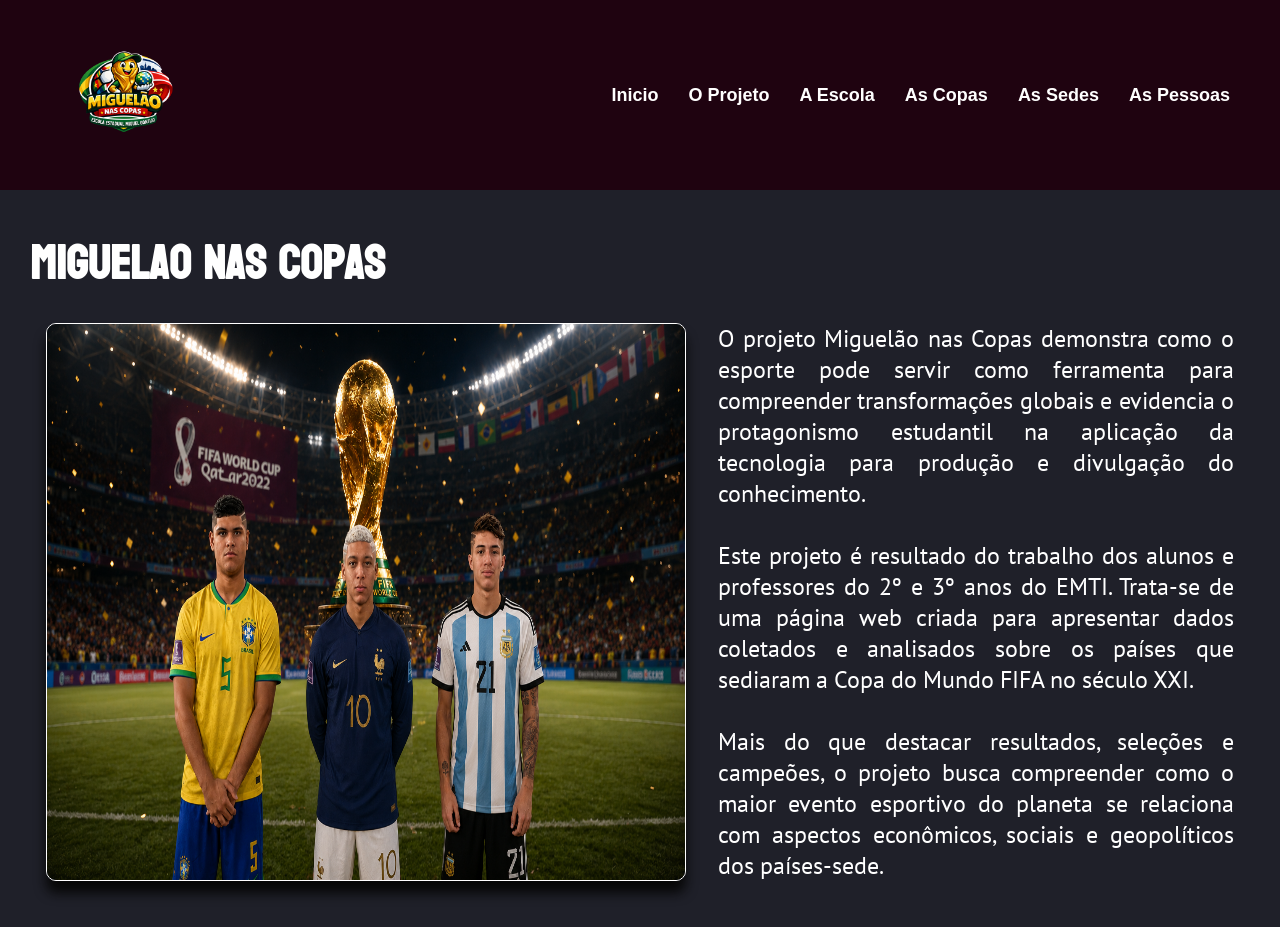
<file: projeto.html>
<!DOCTYPE html>
<html lang="pt-br">

<head>
    <meta charset="UTF-8">
    <meta http-equiv="X-UA-Compatible" content="IE=edge">
    <meta name="viewport" content="width=device-width, initial-scale=1.0">
    <link rel="stylesheet" href="https://use.fontawesome.com/releases/v5.11.2/css/all.css" />
    <link rel="preconnect" href="https://fonts.googleapis.com">
    <link rel="preconnect" href="https://fonts.gstatic.com" crossorigin>
    <link href="https://fonts.googleapis.com/css2?family=Koulen&family=PT+Sans&display=swap" rel="stylesheet">
    <link rel="stylesheet" href="./assets/css/style-header.css">
    <link rel="stylesheet" href="./assets/css/style.css" />
    <title>Miguelão nas Copas</title>
</head>
<header class="header">
    <div class="header-logo">
        <a href="#"><img src="./assets/imgs/logoMiguelaoNasCopas.png" alt="Logomarca"></a>
    </div>
    <nav class="header-menu">
        <ul class="menu-nav">
            <li><a href="./index.html">Inicio</a></li>
            <li><a href="./projeto.html">O Projeto</a></li>
            <li><a href="./escola.html">A Escola</a></li>
            <li><a href="./linha.html">As Copas</a></li>
            <li><a href="./copas.html">As Sedes</a></li>
            <li><a href="./pessoas.html">As Pessoas</a></li>
        </ul>
    </nav>
</header>

<body>
    <div class="conteudo-projeto">
        <h3>Miguelao nas Copas</h3>
        <div class="conteudo-quadro1">
            <img class="img-alunos" src="./assets/imgs/foto-alunos.png" alt="Foto - alunos" />
            <p>O projeto Miguelão nas Copas demonstra como o esporte pode servir como ferramenta para compreender
                transformações globais e evidencia o protagonismo estudantil na aplicação da tecnologia para produção
                e divulgação do conhecimento.<br><br>
                Este projeto é resultado do trabalho dos alunos e professores do 2º e 3º anos do EMTI. Trata-se de
                uma página web criada para apresentar dados coletados e analisados sobre os países que sediaram a
                Copa do Mundo FIFA no século XXI.<br><br>
                Mais do que destacar resultados, seleções e campeões, o projeto
                busca compreender como o maior evento esportivo do planeta se relaciona com aspectos econômicos,
                sociais e geopolíticos dos países-sede.</p><br>
        </div>

    </div>
</body>

</html>
</file>
<file: css/estilo-slides.css>
*,
*::before,
*::after {
    margin: 0;
    padding: 0;
    border: 0;
    box-sizing: border-box;
}

html {
    height: 100%;
}

.header {
    display: flex;
    justify-content: space-between;
    align-items: center;
    background-color: #1f0310;
    /* Cor de fundo do cabeçalho */
    padding: 20px 50px;
}

.header-logo img {
    width: 150px;
    /* Ajuste o tamanho da logo conforme necessário */
    height: auto;
    display: block;
}

.header-menu ul {
    display: flex;
    list-style: none;
    gap: 30px;
    /* Espaçamento entre os links do menu */
}

.header-menu ul li a {
    color: #fff;
    text-decoration: none;
    align-items: center;
    font-size: 18px;
    font-family: Arial, sans-serif;
    font-weight: bold;
    transition: color 0.3s ease;
}

.header-menu ul li a:hover {
    color: #f4a261;
    /* Cor ao passar o mouse */
}

body {
    height: 100%;
    background-color: #1f2029;
}

.wrapper {
    display: flex;
    align-items: center;
    height: 50%;
    width: 50%;
}

.slide-list {
    display: flex;
}

.slide-item {
    flex-shrink: 0;
    padding: 0 10px;
    width: 25vw;
}

.slide-content {
    border-radius: 5px;
    border: 2px solid #ffff;
    position: relative;
}

.slide-image {
    border-radius: 5px;
    width: 100%;
}

.slide-description {
    background: linear-gradient(to top, #000, transparent);
    color: #ffff;
    position: relative;
    padding: 30px;
    bottom: 0;
    width: 100%;
}

.slide-description h3 {
    font-family: "Koulen", sans-serif;
    font-size: 48px;
    position: relative;
    top: 6px;
}

.slide-description p {
    font-family: "PT Sans", sans-serif;
    font-size: 24px;
}
.sobre {
    color: #fff;
}

.sobre h1 {
    font-family: "Koulen", sans-serif;
    font-size: 48px;
    position: relative;
    top: 6px;
}

.sobre h2{
    font-family: "Koulen", sans-serif;
    font-size: 36px;
    position: relative;
    top: 6px;
}

.sobre h3{
    font-family: "Koulen", sans-serif;
    font-size: 28px;
    position: relative;
    top: 6px;
}

.sobre p{
    font-family: "PT Sans", sans-serif;
    font-size: 18px;
    text-align: justify;
}

.sobre-projeto {
    background-color: #1f0310;
}

.sobre-escola {

}

.sobre-alunos {
    background-color: #1f0310;
}

.sobre-copa2026 {

}

.sobre-copa2022 {
    background-color: #1f0310;
}

.sobre-copa2018 {
    
}

.sobre-copa2014 {
    background-color: #1f0310;
}

.sobre-copa2010 {
    
}

.sobre-copa2006 {
    
}

.sobre-copa2002 {
    background-color: #1f0310;
}
</file>
<file: assets/css/style-header.css>
*,
*::before,
*::after {
    margin: 0;
    padding: 0;
    border: 0;
    box-sizing: border-box;
}

html,
body {
    height: 100%;
}

body {
    background-color: #1f2029;
}

.header {
    display: flex;
    justify-content: space-between;
    align-items: center;
    background-color: #1f0310;
    /* Cor de fundo do cabeçalho */
    padding: 20px 50px;
}

.header-logo img {
    width: 150px;
    /* Ajuste o tamanho da logo conforme necessário */
    height: auto;
    display: block;
}

.header-menu ul {
    display: flex;
    list-style: none;
    gap: 30px;
    /* Espaçamento entre os links do menu */
}

.header-menu ul li a {
    color: #fff;
    text-decoration: none;
    align-items: center;
    font-size: 18px;
    font-family: Arial, sans-serif;
    font-weight: bold;
    transition: color 0.3s ease;
}

.header-menu ul li a:hover {
    color: #f4a261;
    /* Cor ao passar o mouse */
}
</file>
<file: assets/css/style.css>
*,
*::before,
*::after {
    margin: 0;
    padding: 0;
    border: 0;
    box-sizing: border-box;
}

html,
body {
    height: 100%;
}

body {
    background-color: #1f2029;
}

.conteudo-index {
    display: flex;
    align-items: center;
    justify-content: space-around;
    color: #fff;
    position: relative;
    padding: 30px;
    bottom: 0;
    width: 100%;
    margin-top: 0;
}

.conteudo-index h3 {
    font-family: 'Koulen', sans-serif;
    font-size: 48px;
    position: relative;
    top: 16px
}

.conteudo-index p {
    font-family: 'PT Sans', sans-serif;
    font-size: 24px;
    bottom: 16px;
}

.conteudo-projeto {
    text-align: justify;
    color: #fff;
    position: relative;
    padding: 30px;
    bottom: 0;
    width: 100%;
    margin-top: 0;
}

.conteudo-projeto h3 {
    font-family: 'Koulen', sans-serif;
    font-size: 48px;
    position: relative;
}

.conteudo-projeto p {
    font-family: 'PT Sans', sans-serif;
    font-size: 24px;
    bottom: 16px;
    margin: 16px 16px 16px 16px;
}

.conteudo-escola {
    text-align: justify;
    color: #fff;
    position: relative;
    padding: 30px;
    bottom: 0;
    width: 100%;
    margin-top: 0;
}

.conteudo-escola h3 {
    font-family: 'Koulen', sans-serif;
    font-size: 48px;
    position: relative;
    top: 16px
}

.conteudo-escola p {
    font-family: 'PT Sans', sans-serif;
    font-size: 24px;
    bottom: 16px;
    margin: 16px 16px 16px 16px;
}

.conteudo-copa2002 {
    text-align: justify;
    color: #fff;
    position: relative;
    padding: 30px;
    bottom: 0;
    width: 100%;
    margin-top: 0;
}

.conteudo-copa2002 h3 {
    font-family: 'Koulen', sans-serif;
    font-size: 48px;
    position: relative;
    top: 16px
}

.conteudo-copa2002 p {
    font-family: 'PT Sans', sans-serif;
    font-size: 24px;
    bottom: 16px;
    margin: 16px 16px 16px 16px;
}

.conteudo-copa2006 {
    text-align: justify;
    color: #fff;
    position: relative;
    padding: 30px;
    bottom: 0;
    width: 100%;
    margin-top: 0;
}

.conteudo-copa2006 h3 {
    font-family: 'Koulen', sans-serif;
    font-size: 48px;
    position: relative;
    top: 16px
}

.conteudo-copa2006 p {
    font-family: 'PT Sans', sans-serif;
    font-size: 24px;
    bottom: 16px;
    margin: 16px 16px 16px 16px;
}

.conteudo-copa2010 {
    text-align: justify;
    color: #fff;
    position: relative;
    padding: 30px;
    bottom: 0;
    width: 100%;
    margin-top: 0;
}

.conteudo-copa2010 h3 {
    font-family: 'Koulen', sans-serif;
    font-size: 48px;
    position: relative;
    top: 16px
}

.conteudo-copa2010 p {
    font-family: 'PT Sans', sans-serif;
    font-size: 24px;
    bottom: 16px;
    margin: 16px 16px 16px 16px;
}


.conteudo-copa2014 {
    text-align: justify;
    color: #fff;
    position: relative;
    padding: 30px;
    bottom: 0;
    width: 100%;
    margin-top: 0;
}

.conteudo-copa2014 h3 {
    font-family: 'Koulen', sans-serif;
    font-size: 48px;
    position: relative;
    top: 16px
}

.conteudo-copa2014 p {
    font-family: 'PT Sans', sans-serif;
    font-size: 24px;
    bottom: 16px;
    margin: 16px 16px 16px 16px;
}


.conteudo-copa2018 {
    text-align: justify;
    color: #fff;
    position: relative;
    padding: 30px;
    bottom: 0;
    width: 100%;
    margin-top: 0;
}

.conteudo-copa2018 h3 {
    font-family: 'Koulen', sans-serif;
    font-size: 48px;
    position: relative;
    top: 16px
}

.conteudo-copa2018 p {
    font-family: 'PT Sans', sans-serif;
    font-size: 24px;
    bottom: 16px;
    margin: 16px 16px 16px 16px;
}

.conteudo-copa2022 {
    text-align: justify;
    color: #fff;
    position: relative;
    padding: 30px;
    bottom: 0;
    width: 100%;
    margin-top: 0;
}

.conteudo-copa2022 h3 {
    font-family: 'Koulen', sans-serif;
    font-size: 48px;
    position: relative;
    top: 16px
}

.conteudo-copa2022 p {
    font-family: 'PT Sans', sans-serif;
    font-size: 24px;
    bottom: 16px;
    margin: 16px 16px 16px 16px;
}

.conteudo-copa2026 {
    text-align: justify;
    color: #fff;
    position: relative;
    padding: 30px;
    bottom: 0;
    width: 100%;
    margin-top: 0;
}

.conteudo-copa2026 h3 {
    font-family: 'Koulen', sans-serif;
    font-size: 48px;
    position: relative;
    top: 16px
}

.conteudo-copa2026 p {
    font-family: 'PT Sans', sans-serif;
    font-size: 24px;
    bottom: 16px;
    margin: 16px 16px 16px 16px;
}

.conteudo-quadro1 {
    display: flex;
    justify-content: space-between;
}

.conteudo-quadro2 {
    display: flex;
    justify-content: space-between;
}

.img-estadio {
    border-radius: 10px;
    border: 1px solid #fff;
    box-shadow: #070707 0px 12px 12px;
    position: relative;
    margin: 16px 16px 16px 16px;
    width: 40vw;
}

.img-campeao {
    border-radius: 10px;
    border: 1px solid #fff;
    box-shadow: #070707 0px 12px 12px;
    position: relative;
    margin: 16px 16px 16px 16px;
    width: 40vw;
}

.img-escola {
    border-radius: 10px;
    border: 1px solid #fff;
    box-shadow: #070707 0px 12px 12px;
    position: relative;
    margin: 16px 16px 16px 16px;
    width: 40vw;
}

.img-alunos {
    border-radius: 10px;
    border: 1px solid #fff;
    box-shadow: #070707 0px 12px 12px;
    position: relative;
    margin: 16px 16px 16px 16px;
    width: 50vw;
}
</file>
<file: assets/css/style-copas.css>
*,
*::before,
*::after {
    margin: 0;
    padding: 0;
    border: 0;
    box-sizing: border-box;
}

html,
body {
    height: 100%;
}

body {
    background-color: #1f2029;
}

.wrapper {
    display: flex;
    align-items: center;
    height: 60%;
}

.slide-wrapper {
    display: flex;
    justify-content: center;
    flex-direction: column;
    overflow: hidden;
    width: 100%;
}

.slide-list {
    display: flex;
}

.slide-item {
    cursor: pointer;
    flex-shrink: 0;
    padding: 0 10px;
    width: 50vw;
}

.slide-content {
    border-radius: 10px;
    border: 1px solid #fff;
    box-shadow: #070707 0px 12px 12px;
    position: relative;
}

.slide-image {
    border-radius: 10px;
    width: 100%;
}

.slide-description {
    border-radius: 10px;
    background: linear-gradient(to top, #000, transparent);
    color: #fff;
    position: absolute;
    padding: 30px;
    bottom: 0;
    width: 100%;
}

.slide-description h3 {
    font-family: 'Koulen', sans-serif;
    font-size: 48px;
    position: relative;
    top: 16px
}

.slide-description p {
    font-family: 'PT Sans', sans-serif;
    font-size: 24px;
}

.slide-nav-button {
    background: transparent;
    color: #fff;
    cursor: pointer;
    font-size: 36px;
    position: absolute;
    z-index: 1;
}

.slide-nav-previous {
    left: 20px;
}

.slide-nav-next {
    right: 20px;
}

.slide-controls {
    margin: 30px auto 0;
}

.slide-control-button {
    color: #fff;
    cursor: pointer;
    background: transparent;
    font-size: 18px;
    margin: 0 5px;
}

.slide-control-button.active {
    color: #cd8cf5;
}

@media screen and (max-width: 768px) {
    .slide-description {
        padding: 10px;
    }

    .slide-description h3 {
        font-size: 24px;
        top: 0;
    }

    .slide-description p {
        display: none;
    }

    .slide-nav-button {
        margin-top: -20px;
        font-size: 28px;
    }

    .slide-nav-previous {
        left: 10px;
    }

    .slide-nav-next {
        right: 10px;
    }

    .slide-controls {
        margin: 15px auto 0;
    }

    .slide-control-button {
        font-size: 14px;
    }
}
</file>
<file: assets/css/style-linha.css>
*{
    margin:0;
    padding:0;
    box-sizing:border-box;
}

body{
    font-family: Arial, Helvetica, sans-serif;
    /*
    background:#f5f5f5;
    color:#333;
    */
    background-color: #1f2029;
    color: #fff;
    line-height:1.6;
}

header{
    text-align:center;
    padding:40px 20px;
    /*
    background:#0a2342;
    color:white;
    */
    background:#fff;
    color:#0a2342;
}

.timeline{
    position:relative;
    width:90%;
    max-width:1200px;
    margin:50px auto;
}

.timeline::before{
    content:"";
    position:absolute;
    left:50px;
    top:0;
    width:4px;
    height:100%;
    /*
    background:#0a2342;
    */
    background:#fff;
}

.evento{
    position:relative;
    margin-bottom:60px;
    padding-left:100px;
}

.ano{
    position:absolute;
    left:20px;
    top:20px;
    width:60px;
    height:60px;
    /*
    alterado efs 20260624
    background:#0a2342;
    color:white;
    */
    background:#fff;
    color:#0a2342;
    border-radius:50%;
    display:flex;
    align-items:center;
    justify-content:center;
    font-weight:bold;
}

.conteudo{
    display:flex;
    gap:20px;
    /*
    background:white;
    */
    background:#1f2029;
    border: 1px solid #ddd;
    padding:20px;
    border-radius:10px;
    box-shadow:0 6px 20px #646262;
}

.foto{
    min-width:180px;
}

.foto img{
    width:180px;
    height:120px;
    object-fit:cover;
    border-radius:8px;
    border:2px solid #ddd;
}

.info{
    flex:1;
}

.info h2{
    color:#22dae0;
    margin-bottom:10px;
}

.destaque{
    margin-top:10px;
    margin-bottom:15px;
}

.estatisticas{
    display:grid;
    grid-template-columns:repeat(4,1fr);
    gap:10px;
}

.card{
    background:#e9eef5;
    padding:12px;
    text-align:center;
    border-radius:8px;
}

.card span{
    display:block;
    font-size:0.8rem;
    color:#666;
}

.card strong{
    display:block;
    margin-top:5px;
    color:#0a2342;
}

@media(max-width:768px){

    .timeline::before{
        left:30px;
    }

    .evento{
        padding-left:70px;
    }

    .ano{
        width:45px;
        height:45px;
        left:8px;
        font-size:0.8rem;
    }

    .conteudo{
        flex-direction:column;
    }

    .foto img{
        width:100%;
        height:auto;
    }

    .estatisticas{
        grid-template-columns:repeat(2,1fr);
    }
}
</file>
<file: assets/css/style-pessoas.css>
*,
*::before,
*::after {
    margin: 0;
    padding: 0;
    border: 0;
    box-sizing: border-box;
}

html,
body {
    height: 100%;
}

body {
    background-color: #1f2029;
}

.pessoas {
    color: #fff;
    position: relative;
    padding: 30px;
    bottom: 0;
    width: 100%;
    margin-top: 0;
}

.pessoas h3 {
    font-family: 'Koulen', sans-serif;
    font-size: 48px;
    position: relative;
    top: 16px
}

.pessoas p {
    font-family: 'PT Sans', sans-serif;
    font-size: 24px;
}

.wrapper {
    display: flex;
    align-items: center;
    height: 50%;
}

.slide-wrapper {
    display: flex;
    justify-content: center;
    flex-direction: column;
    overflow: hidden;
    width: 100%;
}

.slide-list {
    display: flex;
}

.slide-item {
    cursor: grab;
    flex-shrink: 0;
    padding: 0 10px;
    width: 15vw;
    margin-bottom: 0;
}

.slide-content {
    border-radius: 10px;
    border: 1px solid #fff;
    box-shadow: #070707 0px 12px 12px;
    position: relative;
}

.slide-image {
    border-radius: 10px;
    width: 100%;
}

.slide-description {
    border-radius: 10px;
    background: linear-gradient(to top, #000, transparent);
    color: #fff;
    position: absolute;
    padding: 30px;
    bottom: 0;
    width: 100%;
}

.slide-description h3 {
    font-family: 'Koulen', sans-serif;
    font-size: 28px;
    position: relative;
    top: 16px
}

.slide-description p {
    font-family: 'PT Sans', sans-serif;
    font-size: 16px;
}

.slide-nav-button {
    background: transparent;
    color: #fff;
    cursor: pointer;
    font-size: 36px;
    position: absolute;
    z-index: 1;
}

.slide-nav-previous {
    left: 20px;
}

.slide-nav-next {
    right: 20px;
}

.slide-controls {
    margin: 30px auto 0;
}

.slide-control-button {
    color: #fff;
    cursor: pointer;
    background: transparent;
    font-size: 18px;
    margin: 0 5px;
}

.slide-control-button.active {
    color: #cd8cf5;
}

@media screen and (max-width: 768px) {
    .slide-description {
        padding: 10px;
    }

    .slide-description h3 {
        font-size: 24px;
        top: 0;
    }

    .slide-description p {
        display: none;
    }

    .slide-nav-button {
        margin-top: -20px;
        font-size: 28px;
    }

    .slide-nav-previous {
        left: 10px;
    }

    .slide-nav-next {
        right: 10px;
    }

    .slide-controls {
        margin: 15px auto 0;
    }

    .slide-control-button {
        font-size: 14px;
    }
}
</file>
